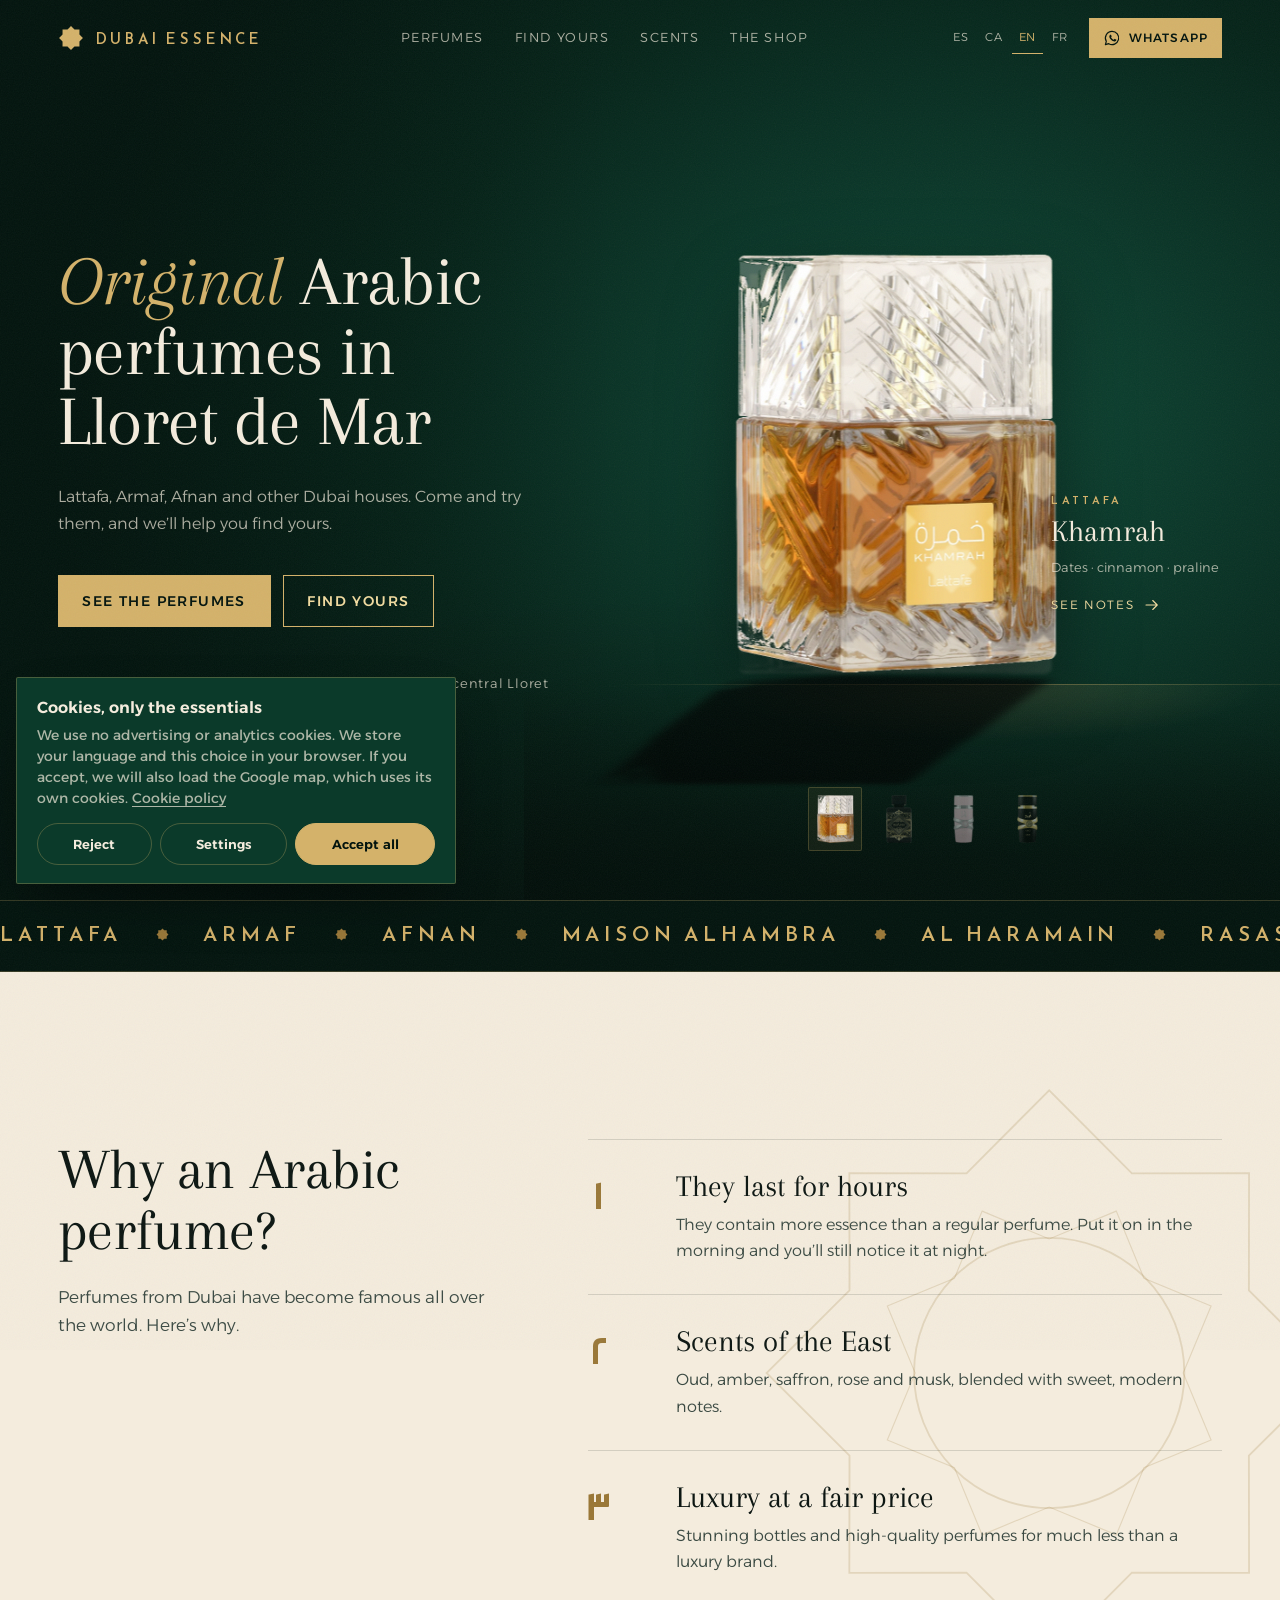
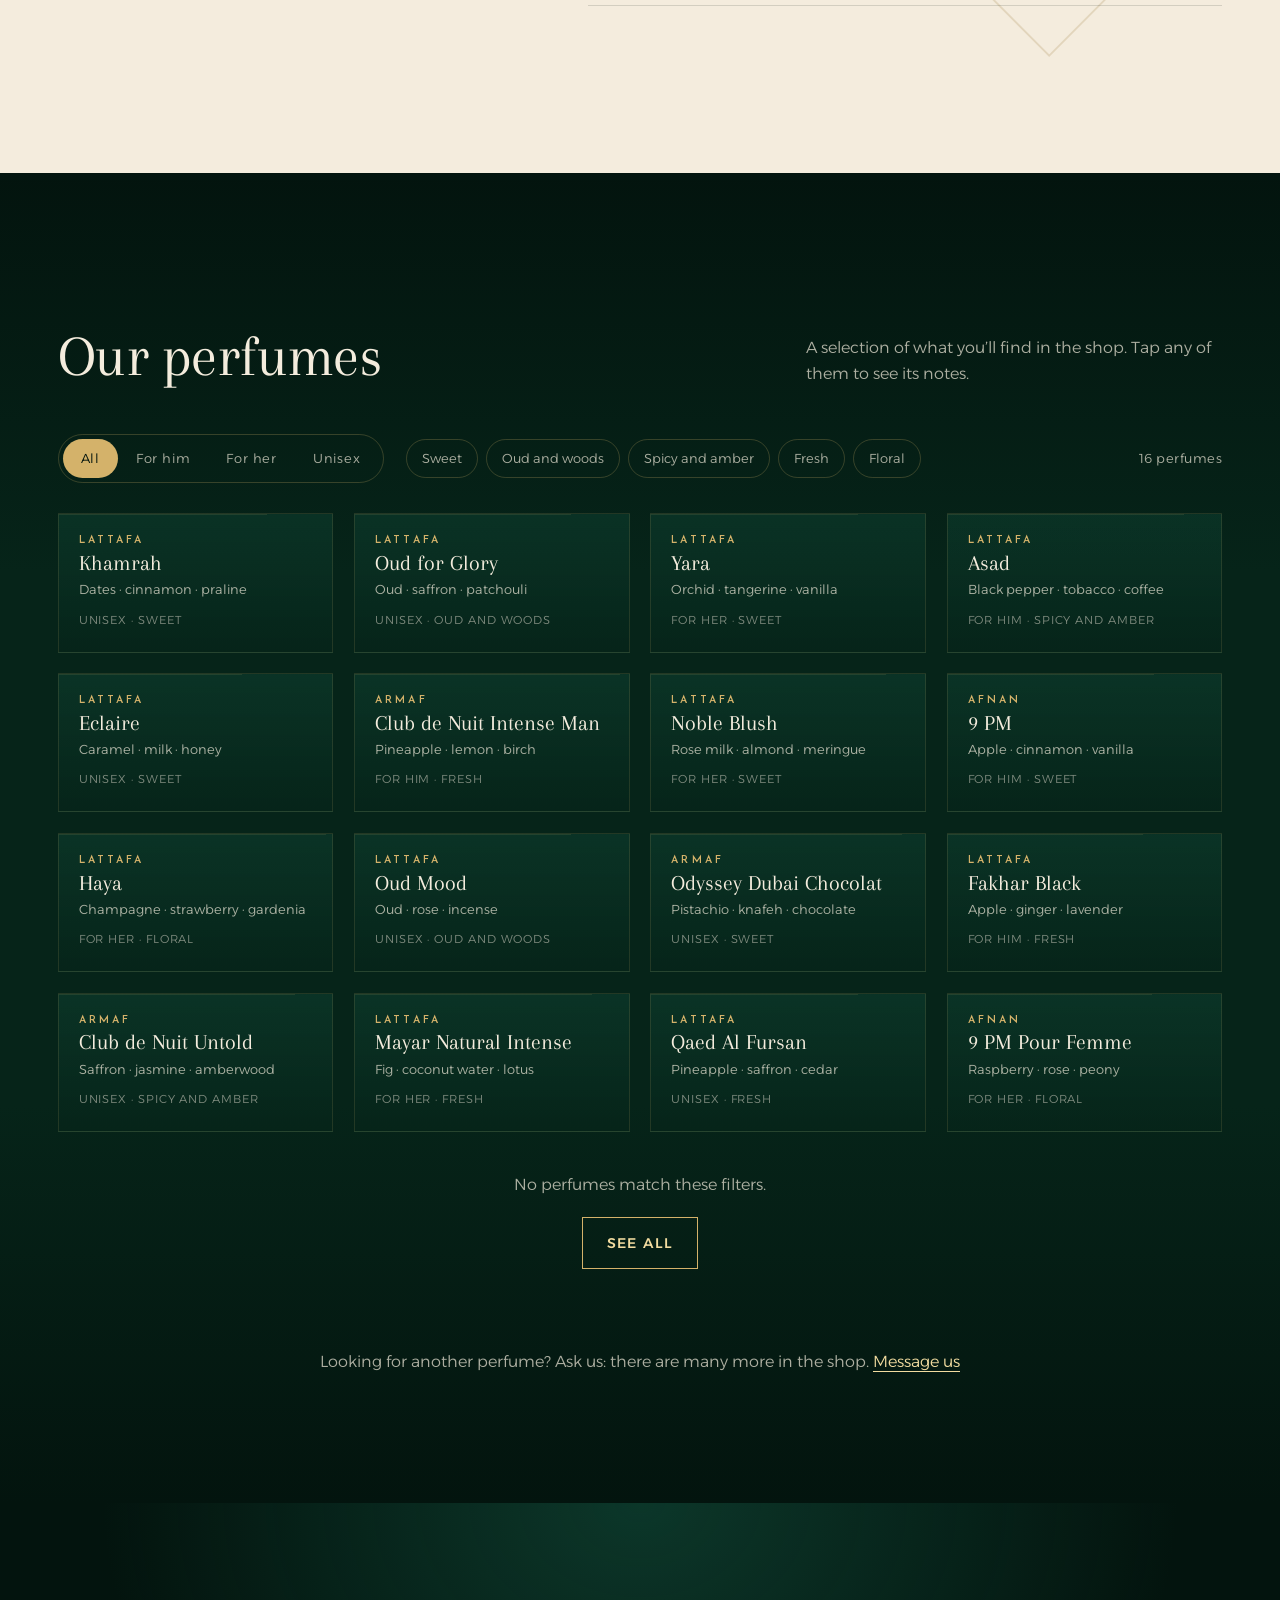
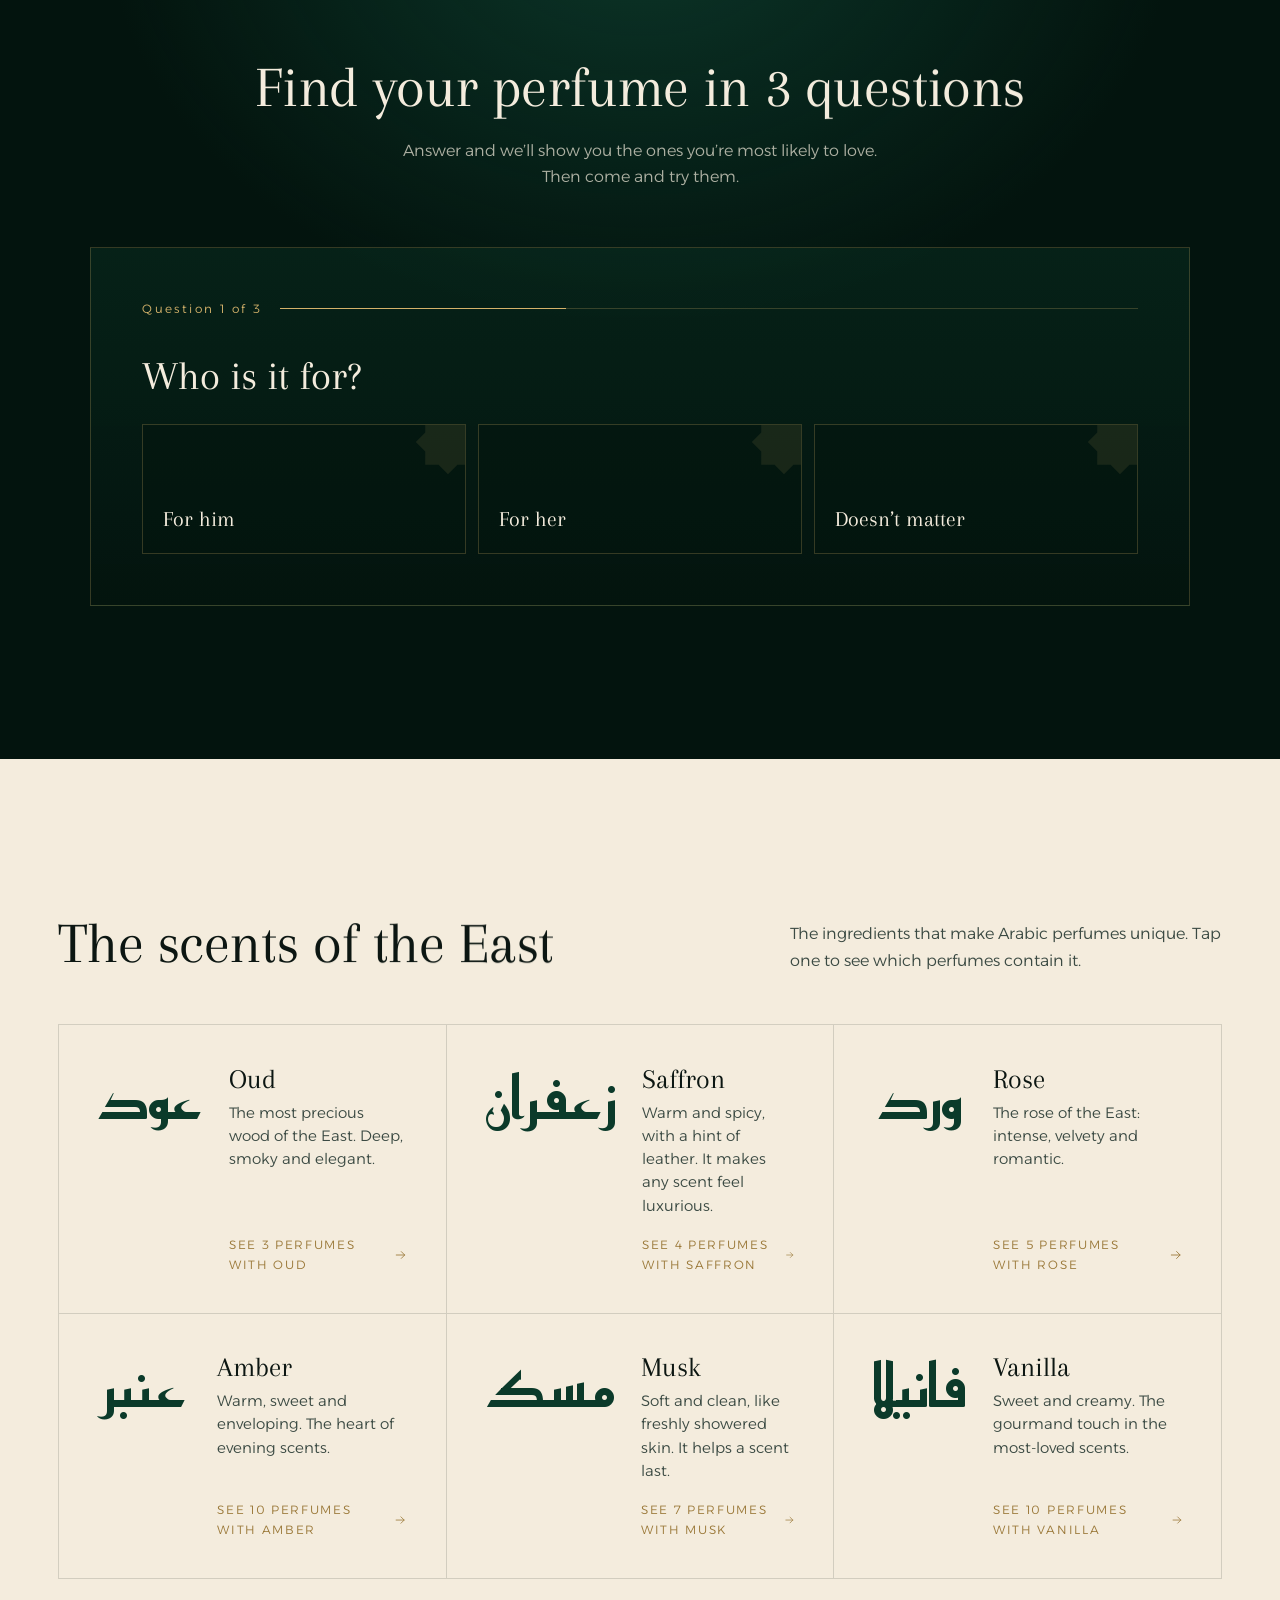
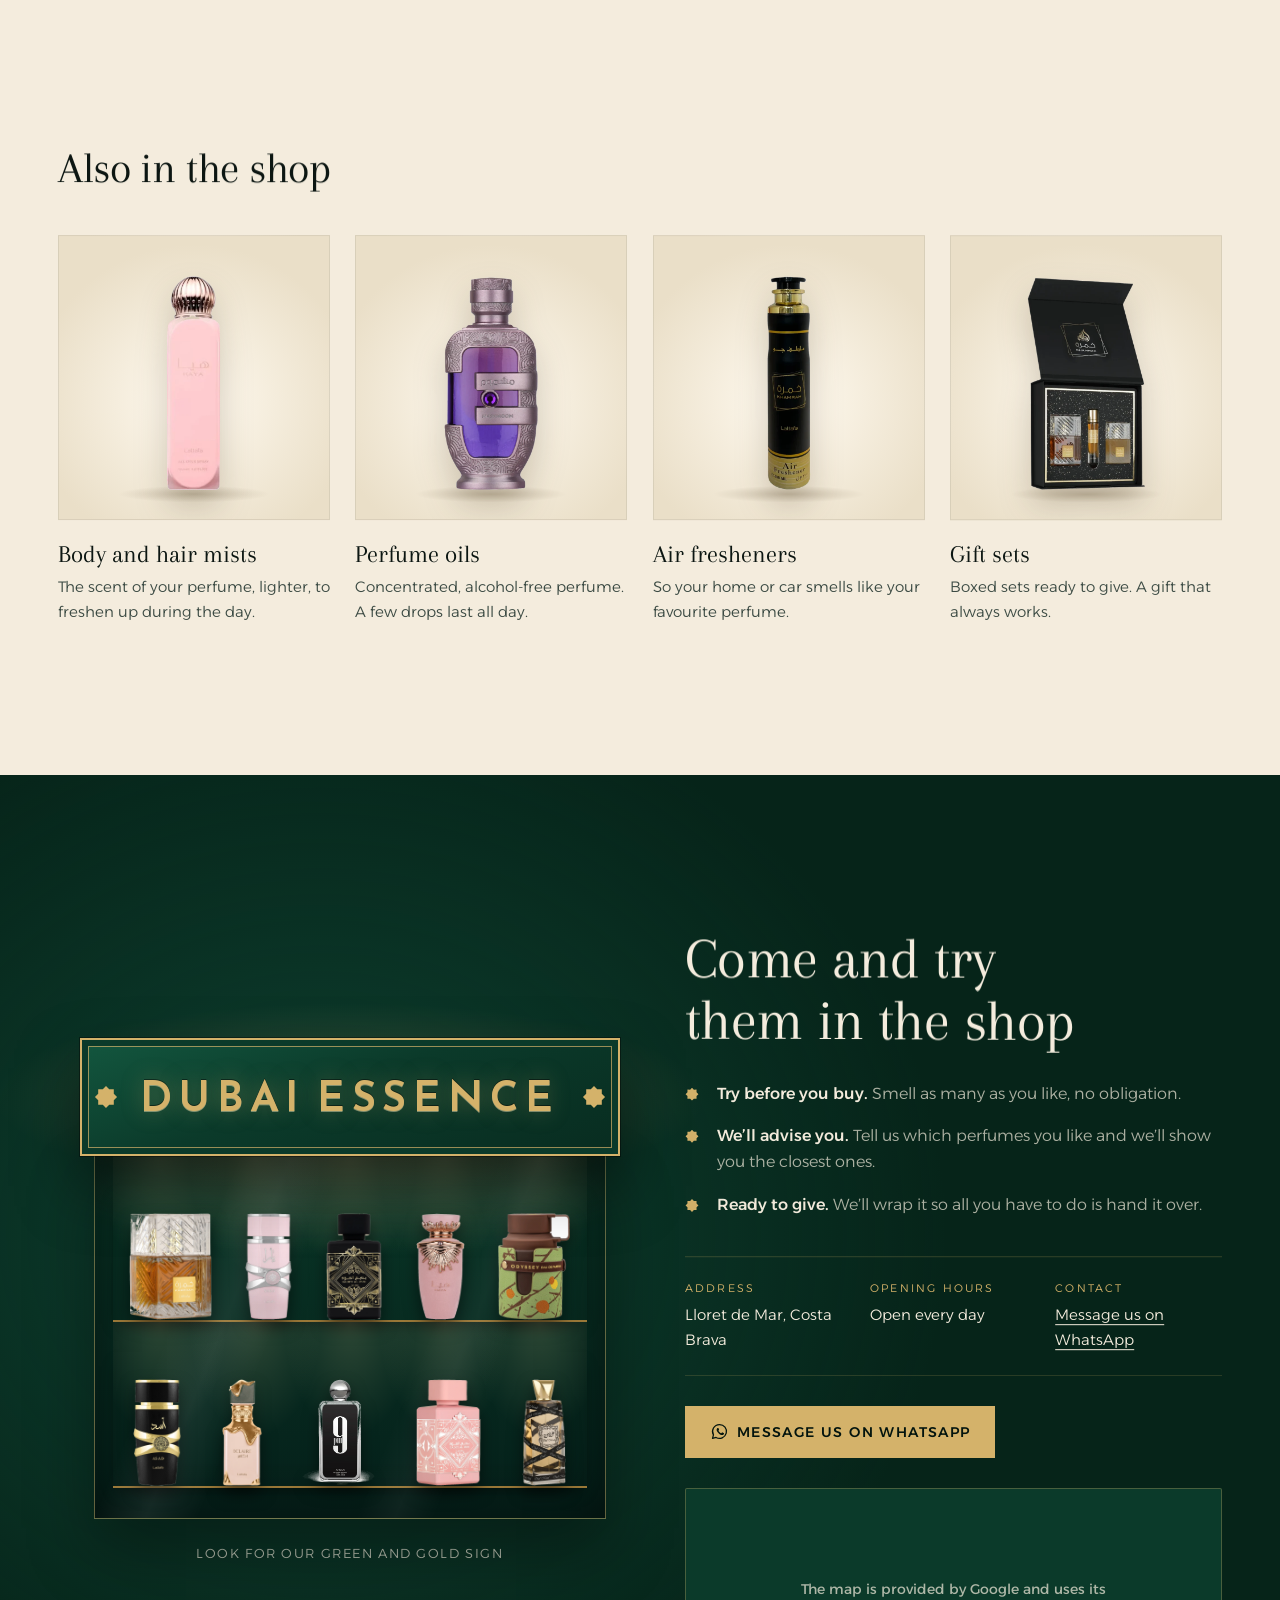
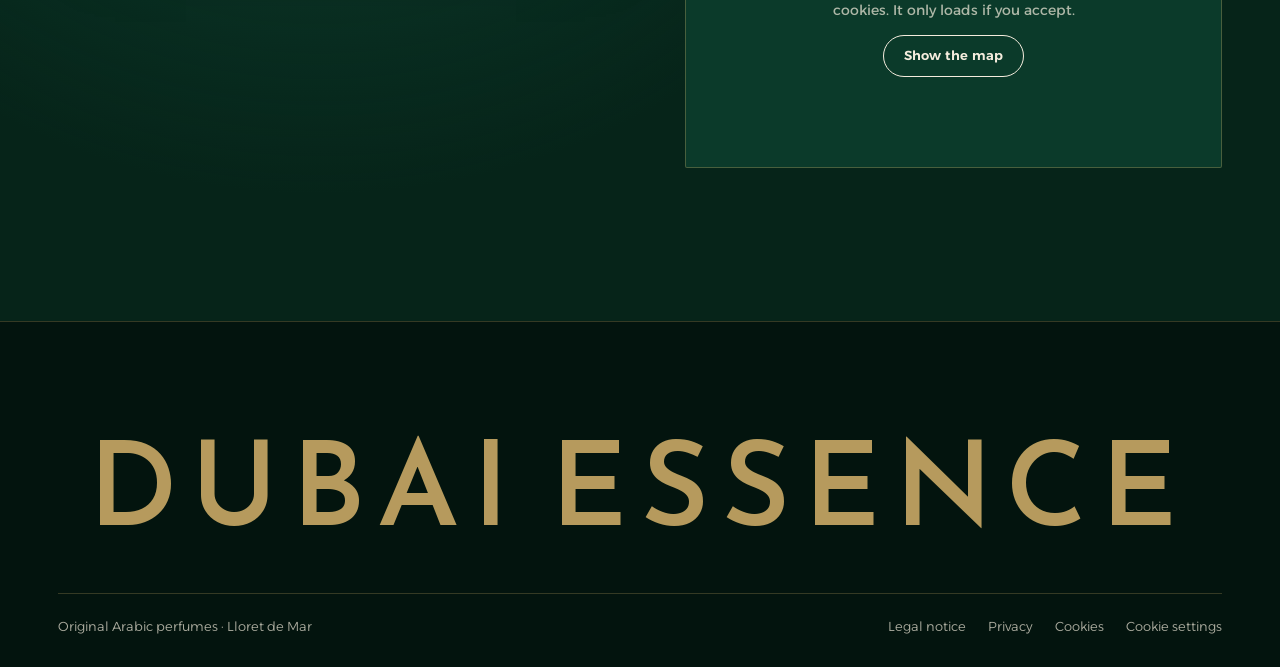
<file: index.html>
<!doctype html>
<html lang="es">
<head>
<meta charset="utf-8">
<meta name="viewport" content="width=device-width, initial-scale=1, viewport-fit=cover">
<title>Dubai Essence · Perfumes árabes originales en Lloret de Mar</title>
<meta name="description" content="Dubai Essence, perfumería árabe en Lloret de Mar. Perfumes originales de Dubái: Lattafa, Armaf, Afnan y más. Ven a probarlos y te ayudamos a encontrar el tuyo.">
<meta name="theme-color" content="#03140e">
<link rel="icon" href="assets/favicon.svg" type="image/svg+xml">
<link rel="alternate" hreflang="es" href="?lang=es"><link rel="alternate" hreflang="ca" href="?lang=ca"><link rel="alternate" hreflang="en" href="?lang=en"><link rel="alternate" hreflang="fr" href="?lang=fr">
<meta property="og:title" content="Dubai Essence · Lloret de Mar">
<meta property="og:description" content="Perfumes árabes originales de Dubái. Ven a probarlos.">
<meta property="og:image" content="assets/img/og.jpg">
<link rel="preload" href="assets/img/p/khamrah.webp" as="image" type="image/webp">
<script>document.documentElement.classList.add('js')</script>
<link rel="stylesheet" href="css/fonts.css?v=8">
<link rel="stylesheet" href="css/premium.css?v=8">
<link rel="stylesheet" href="css/style.css?v=8">
<link rel="stylesheet" href="css/legal.css?v=8">
<script type="application/ld+json">
{"@context":"https://schema.org","@type":"Store","name":"Dubai Essence","description":"Perfumería árabe: perfumes originales de Dubái","address":{"@type":"PostalAddress","addressLocality":"Lloret de Mar","addressRegion":"Girona","addressCountry":"ES"},"brand":[{"@type":"Brand","name":"Lattafa"},{"@type":"Brand","name":"Armaf"},{"@type":"Brand","name":"Afnan"}],"knowsLanguage":["es","ca","en","fr"]}
</script>
</head>
<body class="grain">
<svg width="0" height="0" style="position:absolute" aria-hidden="true">
  <symbol id="khatam" viewBox="-50 -50 100 100"><path d="M46 0L32.5 13.46 32.53 32.53 13.46 32.5 0 46-13.46 32.5-32.53 32.53-32.5 13.46-46 0-32.5-13.46-32.53-32.53-13.46-32.5 0-46 13.46-32.5 32.53-32.53 32.5-13.46Z"/></symbol>
  <symbol id="wa" viewBox="0 0 24 24"><path d="M12 3.2a8.8 8.8 0 0 0-7.6 13.2L3.2 20.8l4.5-1.2A8.8 8.8 0 1 0 12 3.2Z" fill="none" stroke="currentColor" stroke-width="1.6" stroke-linejoin="round"/><path d="M9.1 7.9c.2-.4.4-.4.7-.4h.5c.2 0 .4 0 .5.4l.7 1.7c.1.2 0 .4-.1.6l-.5.6c-.1.1-.2.3 0 .5.4.7 1 1.4 1.6 1.9.6.5 1.2.8 1.6 1 .2.1.4.1.5-.1l.7-.8c.2-.2.3-.2.5-.1l1.6.8c.2.1.4.2.4.3 0 .5-.1 1.1-.5 1.5-.5.5-1.3.8-2.1.7-1-.1-2.6-.7-4-2-1.6-1.4-2.5-3-2.7-4-.2-.9.2-1.8.6-2.2Z" fill="currentColor"/></symbol>
  <symbol id="arrow" viewBox="0 0 24 24"><path d="M4 12h15m-6-6 6 6-6 6" fill="none" stroke="currentColor" stroke-width="1.5" stroke-linecap="round" stroke-linejoin="round"/></symbol>
</svg>
<a class="skip" href="#main" data-i18n="skip">Saltar al contenido</a>

<header class="top">
  <a class="brand" href="#inicio" aria-label="Dubai Essence, inicio"><svg class="brand-star" aria-hidden="true"><use href="#khatam"/></svg><span>Dubai Essence</span></a>
  <nav class="nav" aria-label="Principal">
    <a href="#perfumes" data-i18n="n1">Perfumes</a>
    <a href="#encuentra" data-i18n="n2">Encuentra el tuyo</a>
    <a href="#aromas" data-i18n="n3">Aromas</a>
    <a href="#visita" data-i18n="n4">La tienda</a>
  </nav>
  <div class="top-r">
    <div class="langs" role="group" aria-label="Idioma" data-i18n-attr="aria-label:langL"><button type="button" data-lang="es">ES</button><button type="button" data-lang="ca">CA</button><button type="button" data-lang="en">EN</button><button type="button" data-lang="fr">FR</button></div>
    <a class="btn btn-sm btn-wa" href="#visita" data-wa target="_blank" rel="noopener" data-mag aria-label="WhatsApp"><svg aria-hidden="true"><use href="#wa"/></svg><span>WhatsApp</span></a>
  </div>
</header>

<main id="main">
  <!-- PORTADA: amanece y el sol entra por una celosía; su dibujo de estrellas se proyecta detrás del frasco. El cursor mueve el sol -->
  <section class="hero" id="inicio" aria-labelledby="h1">
    <canvas class="hero-light" id="light" aria-hidden="true"></canvas>
    <div class="hero-in">
      <div class="hero-txt">
        <h1 id="h1" data-split data-hero data-d="1" data-i18n="h1">Perfumes árabes <em>originales</em> en Lloret de Mar</h1>
        <p class="hero-p" data-hero data-d="1.25" data-i18n="hp">Lattafa, Armaf, Afnan y otras casas de Dubái. Ven a probarlos y te ayudamos a encontrar el tuyo.</p>
        <div class="hero-cta" data-hero data-d="1.4">
          <a class="btn" href="#perfumes" data-mag data-i18n="c1">Ver los perfumes</a>
          <a class="btn btn-line" href="#encuentra" data-mag data-i18n="c2">Encuentra el tuyo</a>
        </div>
        <ul class="hero-meta" data-hero data-d="1.55">
          <li><svg aria-hidden="true"><use href="#khatam"/></svg><span data-i18n="m1">Originales de Dubái</span></li>
          <li><svg aria-hidden="true"><use href="#khatam"/></svg><span data-i18n="m2">Pruébalos en la tienda</span></li>
          <li><svg aria-hidden="true"><use href="#khatam"/></svg><span data-i18n="m3">En el centro de Lloret</span></li>
        </ul>
      </div>
      <div class="stage" id="stage" role="region" aria-roledescription="carrusel" aria-label="Perfumes destacados" data-i18n-attr="aria-label:stageL">
        <div class="floor" aria-hidden="true"></div>
        <figure class="bottle" id="bottle">
          <img class="b-cast" src="assets/img/p/khamrah.webp" alt="" aria-hidden="true">
          <img class="b-refl" src="assets/img/p/khamrah.webp" alt="" aria-hidden="true">
          <img class="b-img" src="assets/img/p/khamrah.webp" alt="Khamrah de Lattafa" width="720" height="937" fetchpriority="high">
          <span class="b-lit" aria-hidden="true"></span>
          <span class="b-rim" aria-hidden="true"></span>
        </figure>
        <div class="cap" id="cap" aria-live="polite">
          <p class="cap-brand">Lattafa</p>
          <p class="cap-name">Khamrah</p>
          <p class="cap-notes">Dátiles · canela · praliné</p>
          <button class="cap-more" type="button"><span data-i18n="capMore">Ver notas</span><svg aria-hidden="true"><use href="#arrow"/></svg></button>
        </div>
        <div class="thumbs" id="thumbs" role="group" aria-label="Elige perfume" data-i18n-attr="aria-label:thumbsL"></div>
        <p class="hint" id="hint" aria-hidden="true"><span class="hint-fine" data-i18n="hint">Mueve el cursor y la luz se moverá contigo</span><span class="hint-touch" data-i18n="hintT">Desliza sobre el frasco para mover la luz</span></p>
      </div>
    </div>
  </section>

  <!-- MARCAS -->
  <section class="brands" aria-label="Marcas que encontrarás" data-i18n-attr="aria-label:brandsL">
    <div class="mq" style="--mq:46s"><div class="mq-t">
      <span>Lattafa</span><svg aria-hidden="true"><use href="#khatam"/></svg><span>Armaf</span><svg aria-hidden="true"><use href="#khatam"/></svg><span>Afnan</span><svg aria-hidden="true"><use href="#khatam"/></svg><span>Maison Alhambra</span><svg aria-hidden="true"><use href="#khatam"/></svg><span>Al Haramain</span><svg aria-hidden="true"><use href="#khatam"/></svg><span>Rasasi</span><svg aria-hidden="true"><use href="#khatam"/></svg><span>Ard Al Zaafaran</span><svg aria-hidden="true"><use href="#khatam"/></svg><span>Paris Corner</span><svg aria-hidden="true"><use href="#khatam"/></svg>
    </div></div>
  </section>

  <!-- POR QUÉ: tres razones, en claro -->
  <section class="why light" id="por-que" aria-labelledby="w-h">
    <svg class="why-star" aria-hidden="true" viewBox="-50 -50 100 100"><use href="#khatam" x="-50" y="-50" width="100" height="100"/><circle r="22"/><use href="#khatam" x="-50" y="-50" width="100" height="100" transform="rotate(22.5) scale(.62)"/></svg>
    <div class="why-head">
      <h2 id="w-h" data-split data-i18n="wh">¿Por qué un perfume árabe?</h2>
      <p data-up data-i18n="wp">Los perfumes de Dubái se han hecho famosos en todo el mundo. Te contamos por qué.</p>
    </div>
    <ol class="why-list">
      <li data-up><span class="num" lang="ar" aria-hidden="true">١</span><h3 data-i18n="w1">Duran muchas horas</h3><p data-i18n="w1p">Llevan más esencia que un perfume normal. Te lo pones por la mañana y por la noche todavía se nota.</p></li>
      <li data-up=".1"><span class="num" lang="ar" aria-hidden="true">٢</span><h3 data-i18n="w2">Aromas de Oriente</h3><p data-i18n="w2p">Oud, ámbar, azafrán, rosa y almizcle, mezclados con notas dulces y modernas.</p></li>
      <li data-up=".2"><span class="num" lang="ar" aria-hidden="true">٣</span><h3 data-i18n="w3">Lujo a buen precio</h3><p data-i18n="w3p">Frascos espectaculares y perfumes de gran calidad por bastante menos de lo que cuesta una marca de lujo.</p></li>
    </ol>
  </section>

  <!-- CATÁLOGO -->
  <section class="cat" id="perfumes" aria-labelledby="c-h">
    <div class="cat-head">
      <h2 id="c-h" data-split data-i18n="ch">Nuestros perfumes</h2>
      <p data-up data-i18n="cp">Una selección de lo que encontrarás en la tienda. Toca cualquiera para ver sus notas.</p>
    </div>
    <div class="filters" data-up>
      <div class="seg" role="group" aria-label="Para quién" data-i18n-attr="aria-label:segL">
        <button type="button" data-g="all" aria-pressed="true" data-i18n="fAll">Todos</button>
        <button type="button" data-g="h" aria-pressed="false" data-i18n="fH">Para él</button>
        <button type="button" data-g="m" aria-pressed="false" data-i18n="fM">Para ella</button>
        <button type="button" data-g="u" aria-pressed="false" data-i18n="fU">Unisex</button>
      </div>
      <div class="chips" role="group" aria-label="Tipo de aroma" data-i18n-attr="aria-label:chipL">
        <button type="button" data-f="dulce" aria-pressed="false" data-i18n="fa1">Dulce</button>
        <button type="button" data-f="oud" aria-pressed="false" data-i18n="fa2">Oud y maderas</button>
        <button type="button" data-f="especiado" aria-pressed="false" data-i18n="fa3">Especiado y ámbar</button>
        <button type="button" data-f="fresco" aria-pressed="false" data-i18n="fa4">Fresco</button>
        <button type="button" data-f="floral" aria-pressed="false" data-i18n="fa5">Floral</button>
        <button type="button" class="chip-ing" id="chipIng" hidden></button>
      </div>
      <p class="count" id="count" aria-live="polite"></p>
    </div>
    <ul class="grid" id="grid"></ul>
    <div class="none" id="none" hidden><p data-i18n="none">No hay perfumes con esos filtros.</p><button type="button" class="btn btn-line" id="reset" data-i18n="reset">Ver todos</button></div>
    <p class="cat-more" data-up><span data-i18n="more">¿Buscas otro perfume? Pregúntanos: en la tienda hay muchos más.</span> <a href="#visita" data-wa target="_blank" rel="noopener" data-i18n="moreA">Escríbenos</a></p>
  </section>

  <!-- ENCUENTRA EL TUYO: 3 preguntas -->
  <section class="find" id="encuentra" aria-labelledby="f-h">
    <div class="find-head">
      <h2 id="f-h" data-split data-i18n="fh">Encuentra tu perfume en 3 preguntas</h2>
      <p data-up data-i18n="fp">Contesta y te enseñamos los que más te pueden gustar. Después, ven a probarlos.</p>
    </div>
    <form class="quiz" id="quiz" data-up>
      <div class="q-top"><p class="q-step" id="qStep">1 / 3</p><div class="q-bar"><i id="qBar"></i></div><button type="button" class="q-back" id="qBack" hidden data-i18n="back">Atrás</button></div>
      <fieldset class="q is-on" data-q="g">
        <legend data-i18n="q1">¿Para quién es?</legend>
        <div class="opts o3">
          <label><input type="radio" name="g" value="h"><span><b data-i18n="fH">Para él</b></span></label>
          <label><input type="radio" name="g" value="m"><span><b data-i18n="fM">Para ella</b></span></label>
          <label><input type="radio" name="g" value="u"><span><b data-i18n="q1c">Me da igual</b></span></label>
        </div>
      </fieldset>
      <fieldset class="q" data-q="f">
        <legend data-i18n="q2">¿Qué olor te gusta más?</legend>
        <div class="opts o5">
          <label><input type="radio" name="f" value="dulce"><span><b data-i18n="fa1">Dulce</b><small data-i18n="q2a">Vainilla, caramelo y praliné</small></span></label>
          <label><input type="radio" name="f" value="oud"><span><b data-i18n="fa2">Oud y maderas</b><small data-i18n="q2b">Intenso y ahumado</small></span></label>
          <label><input type="radio" name="f" value="especiado"><span><b data-i18n="fa3">Especiado y ámbar</b><small data-i18n="q2c">Cálido, con canela y pimienta</small></span></label>
          <label><input type="radio" name="f" value="fresco"><span><b data-i18n="fa4">Fresco</b><small data-i18n="q2d">Limpio y cítrico, para el día</small></span></label>
          <label><input type="radio" name="f" value="floral"><span><b data-i18n="fa5">Floral</b><small data-i18n="q2e">Rosas, flores y frutas</small></span></label>
        </div>
      </fieldset>
      <fieldset class="q" data-q="w">
        <legend data-i18n="q3">¿Cuándo lo vas a llevar?</legend>
        <div class="opts o3">
          <label><input type="radio" name="w" value="dia"><span><b data-i18n="q3a">Todos los días</b></span></label>
          <label><input type="radio" name="w" value="noche"><span><b data-i18n="q3b">Para salir de noche</b></span></label>
          <label><input type="radio" name="w" value="especial"><span><b data-i18n="q3c">En ocasiones especiales</b></span></label>
        </div>
      </fieldset>
      <div class="res" id="res" hidden tabindex="-1">
        <h3 data-i18n="rh">Estos son para ti</h3>
        <ul class="res-list" id="resList"></ul>
        <p class="res-p" data-i18n="rp">Ven a la tienda a probarlos o pregúntanos por WhatsApp.</p>
        <div class="res-cta"><a class="btn" id="resWa" href="#visita" target="_blank" rel="noopener"><svg aria-hidden="true"><use href="#wa"/></svg><span data-i18n="rWa">Preguntar por estos 3</span></a><button type="button" class="btn btn-line" id="again" data-i18n="again">Empezar de nuevo</button></div>
      </div>
    </form>
  </section>

  <!-- AROMAS DE ORIENTE -->
  <section class="aromas light" id="aromas" aria-labelledby="a-h">
    <div class="aromas-head">
      <h2 id="a-h" data-split data-i18n="ah">Los aromas de Oriente</h2>
      <p data-up data-i18n="ap">Los ingredientes que hacen únicos a los perfumes árabes. Toca uno para ver qué perfumes lo llevan.</p>
    </div>
    <ul class="ing" id="ing"></ul>
  </section>

  <!-- TAMBIÉN EN LA TIENDA -->
  <section class="also light" aria-labelledby="al-h">
    <h2 id="al-h" data-split data-i18n="alh">En la tienda también encontrarás</h2>
    <ul class="also-list">
      <li data-up><figure><img src="assets/img/p/x-mist.webp" alt="" width="197" height="760" loading="lazy"></figure><h3 data-i18n="a1">Brumas para cuerpo y pelo</h3><p data-i18n="a1p">El aroma de tu perfume, más ligero, para refrescarte durante el día.</p></li>
      <li data-up=".08"><figure><img src="assets/img/p/x-oil.webp" alt="" width="338" height="760" loading="lazy"></figure><h3 data-i18n="a2">Aceites de perfume</h3><p data-i18n="a2p">Perfume concentrado y sin alcohol. Con unas gotas tienes para todo el día.</p></li>
      <li data-up=".16"><figure><img src="assets/img/p/x-freshener.webp" alt="" width="163" height="760" loading="lazy"></figure><h3 data-i18n="a3">Ambientadores</h3><p data-i18n="a3p">Para que tu casa o tu coche huelan a tu perfume favorito.</p></li>
      <li data-up=".24"><figure><img src="assets/img/p/x-giftset.webp" alt="" width="418" height="760" loading="lazy"></figure><h3 data-i18n="a4">Sets de regalo</h3><p data-i18n="a4p">Estuches listos para regalar. Un acierto seguro.</p></li>
    </ul>
  </section>

  <!-- LA TIENDA Y DÓNDE ESTAMOS -->
  <section class="visit" id="visita" aria-labelledby="v-h">
    <div class="sign-wrap">
      <div class="sign" role="img" aria-label="Rótulo de la tienda: Dubai Essence en letras doradas sobre fondo verde" data-i18n-attr="aria-label:signL">
        <div class="sign-plate">
          <svg class="sign-star" aria-hidden="true"><use href="#khatam"/></svg>
          <span class="sign-word">Dubai Essence</span>
          <svg class="sign-star" aria-hidden="true"><use href="#khatam"/></svg>
        </div>
      </div>
      <div class="vitrine" aria-hidden="true">
        <div class="shelf"><img src="assets/img/p/khamrah.webp" alt="" width="720" height="937" loading="lazy"><img src="assets/img/p/yara.webp" alt="" width="427" height="960" loading="lazy"><img src="assets/img/p/oud-for-glory.webp" alt="" width="509" height="960" loading="lazy"><img src="assets/img/p/haya.webp" alt="" width="430" height="940" loading="lazy"><img src="assets/img/p/dubai-chocolat.webp" alt="" width="650" height="960" loading="lazy"></div>
        <div class="shelf"><img src="assets/img/p/asad.webp" alt="" width="426" height="960" loading="lazy"><img src="assets/img/p/eclaire.webp" alt="" width="355" height="958" loading="lazy"><img src="assets/img/p/9pm.webp" alt="" width="572" height="850" loading="lazy"><img src="assets/img/p/noble-blush.webp" alt="" width="573" height="944" loading="lazy"><img src="assets/img/p/oud-mood.webp" alt="" width="392" height="940" loading="lazy"></div>
      </div>
      <p class="sign-cap" data-i18n="signCap">Busca nuestro rótulo verde y dorado</p>
    </div>
    <div class="visit-txt">
      <h2 id="v-h" data-split data-i18n="vh">Ven a probarlos a la tienda</h2>
      <ul class="promise">
        <li data-up><svg aria-hidden="true"><use href="#khatam"/></svg><p><b data-i18n="v1">Pruébalos antes de comprar.</b> <span data-i18n="v1p">Huele todos los que quieras, sin compromiso.</span></p></li>
        <li data-up=".08"><svg aria-hidden="true"><use href="#khatam"/></svg><p><b data-i18n="v2">Te aconsejamos.</b> <span data-i18n="v2p">Dinos qué perfumes te gustan y te enseñamos los que más se parecen.</span></p></li>
        <li data-up=".16"><svg aria-hidden="true"><use href="#khatam"/></svg><p><b data-i18n="v3">Listo para regalar.</b> <span data-i18n="v3p">Te lo preparamos para que solo tengas que darlo.</span></p></li>
      </ul>
      <dl class="info" data-up>
        <div><dt data-i18n="d1">Dirección</dt><dd data-i18n="d1v">Lloret de Mar, Costa Brava</dd></div>
        <div><dt data-i18n="d2">Horario</dt><dd data-i18n="d2v">Abierto todos los días</dd></div>
        <div><dt data-i18n="d3">Contacto</dt><dd><a href="#visita" data-wa target="_blank" rel="noopener" data-i18n="d3v">Escríbenos por WhatsApp</a></dd></div>
      </dl>
      <a class="btn" href="#visita" data-wa target="_blank" rel="noopener" data-mag><svg aria-hidden="true"><use href="#wa"/></svg><span data-i18n="vWa">Escríbenos por WhatsApp</span></a>
      <div class="cc-map v-map" data-src="https://www.google.com/maps?q=Lloret+de+Mar,+Girona&z=15&output=embed" data-title="Mapa: Lloret de Mar"></div>
    </div>
  </section>
</main>

<footer class="foot">
  <p class="foot-word" aria-hidden="true">Dubai Essence</p>
  <div class="foot-row">
    <p data-i18n="fl">Perfumes árabes originales · Lloret de Mar</p>
    <nav class="foot-links" aria-label="Información legal" data-i18n-attr="aria-label:legalL">
      <a href="aviso-legal.html" data-i18n="lg1">Aviso legal</a>
      <a href="privacidad.html" data-i18n="lg2">Privacidad</a>
      <a href="cookies.html" data-i18n="lg3">Cookies</a>
      <button type="button" data-cookies-open data-i18n="lg4">Configurar cookies</button>
    </nav>
  </div>
</footer>

<!-- FICHA DE PERFUME -->
<dialog class="sheet" id="sheet" aria-labelledby="sName">
  <div class="sheet-in">
    <button type="button" class="sheet-x" id="sheetX" aria-label="Cerrar" data-i18n-attr="aria-label:close"><span></span><span></span></button>
    <div class="sheet-stage"><svg class="sheet-medal" aria-hidden="true" viewBox="-50 -50 100 100"><use href="#khatam" x="-50" y="-50" width="100" height="100"/></svg><img id="sImg" alt=""></div>
    <div class="sheet-txt">
      <p class="s-brand" id="sBrand"></p>
      <h3 class="s-name" id="sName"></h3>
      <p class="s-tags" id="sTags"></p>
      <p class="s-desc" id="sDesc"></p>
      <dl class="pyr">
        <div><dt data-i18n="sTop">Salida</dt><dd id="sTop"></dd></div>
        <div><dt data-i18n="sMid">Corazón</dt><dd id="sMid"></dd></div>
        <div><dt data-i18n="sBase">Fondo</dt><dd id="sBase"></dd></div>
      </dl>
      <p class="s-when"><span data-i18n="sWhen">Cuándo llevarlo</span>: <b id="sWhen"></b></p>
      <div class="s-cta"><a class="btn" id="sWa" href="#visita" target="_blank" rel="noopener"><svg aria-hidden="true"><use href="#wa"/></svg><span data-i18n="sAsk">Preguntar por WhatsApp</span></a><a class="btn btn-line" href="#visita" id="sVisit" data-i18n="sVisit">Ven a probarlo</a></div>
    </div>
  </div>
</dialog>

<script src="js/lang.js?v=8"></script>
<script src="js/i18n.js?v=8" data-site="dubai-essence-lloret"></script>
<script src="js/consent.js?v=8" data-site="dubai-essence-lloret"></script>
<script src="js/vendor/gsap.min.js?v=8"></script>
<script src="js/vendor/ScrollTrigger.min.js?v=8"></script>
<script src="js/vendor/lenis.min.js?v=8"></script>
<script src="js/premium.js?v=8"></script>
<script src="js/data.js?v=8"></script>
<script src="js/light.js?v=8"></script>
<script src="js/main.js?v=8"></script>
</body>
</html>
</file>
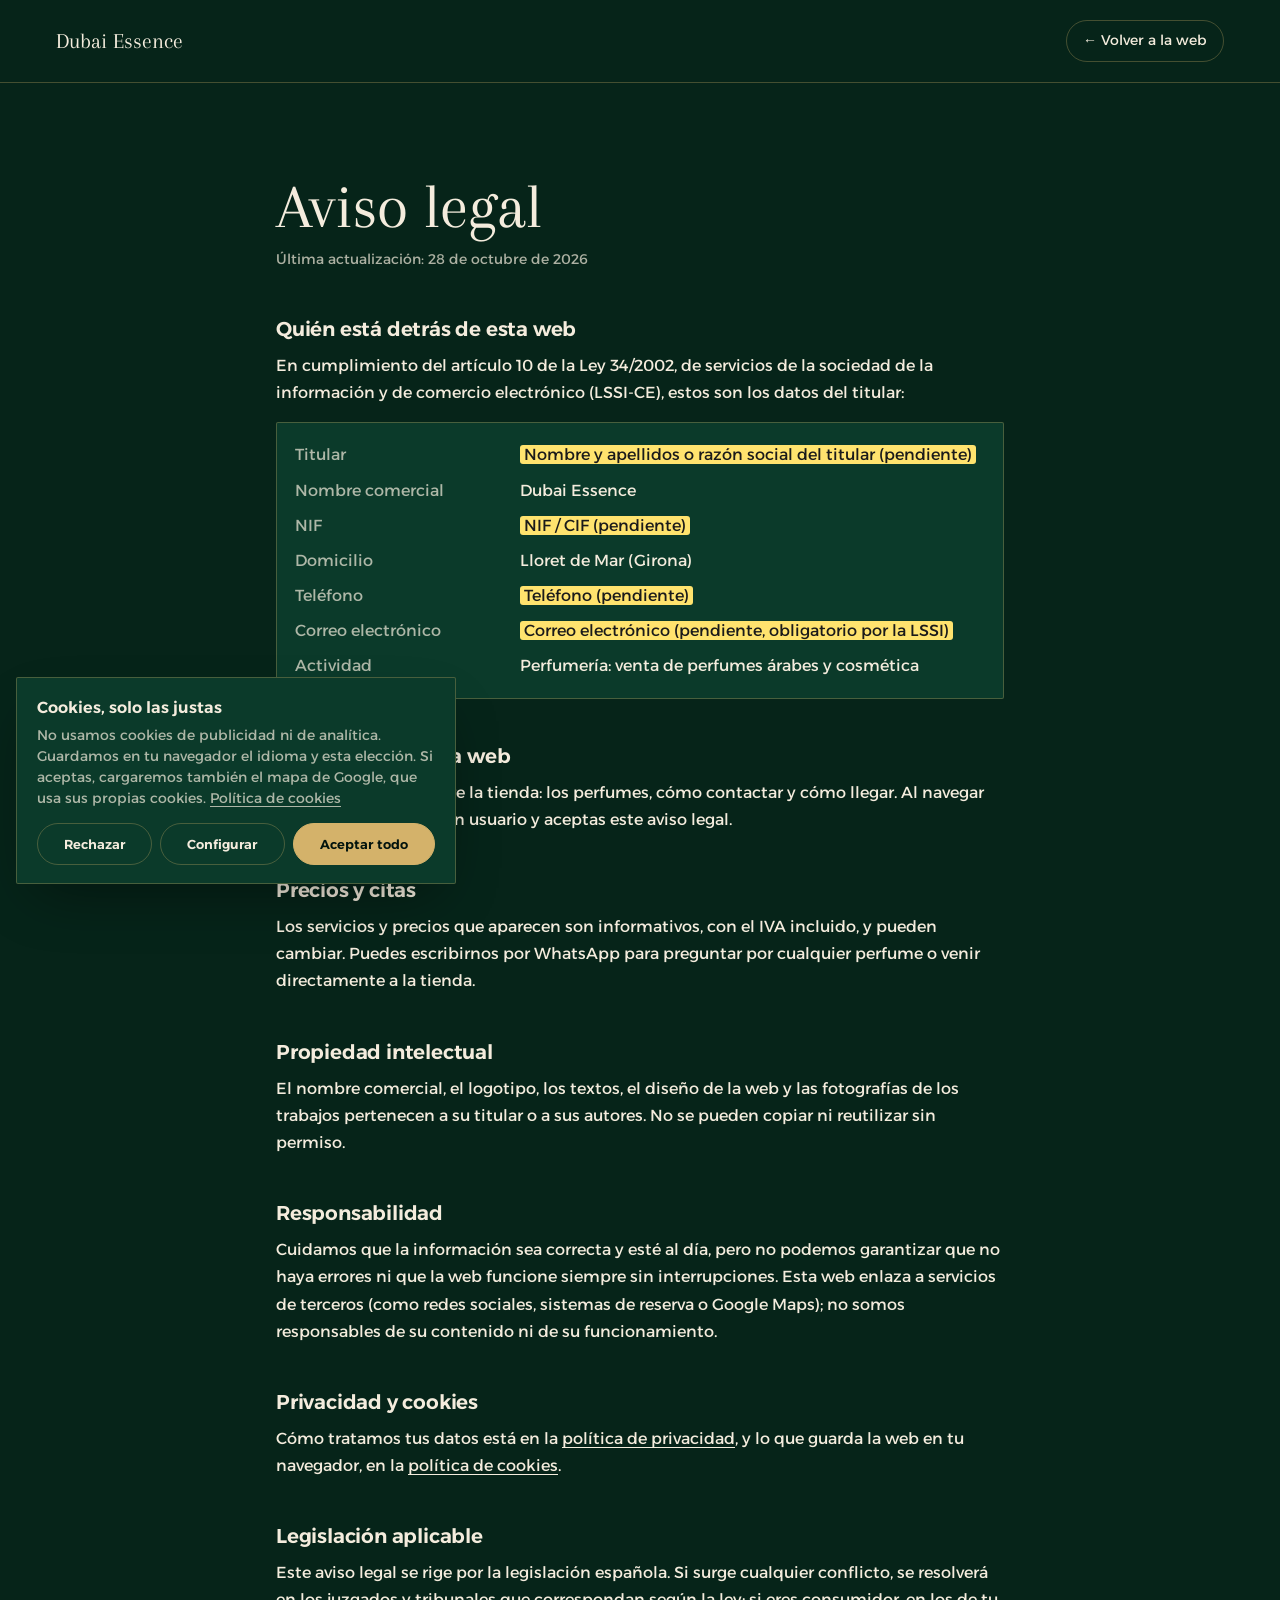
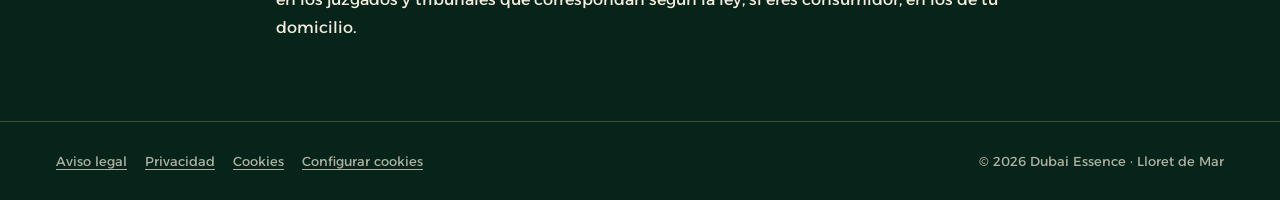
<file: aviso-legal.html>
<!doctype html>
<html lang="es">
<head>
<meta charset="utf-8">
<meta name="viewport" content="width=device-width, initial-scale=1, viewport-fit=cover">
<title>Aviso legal · Dubai Essence</title>
<meta name="robots" content="noindex, follow">
<meta name="theme-color" content="#03140e">
<link rel="icon" href="assets/favicon.svg" type="image/svg+xml">
<link rel="stylesheet" href="css/fonts.css">
<link rel="stylesheet" href="css/premium.css">
<link rel="stylesheet" href="css/style.css">
<link rel="stylesheet" href="css/legal.css">
</head>
<body class="legal-page">
<header class="legal-top">
  <a class="legal-brand" href="./">Dubai Essence</a>
  <a class="legal-back" href="./">&larr; Volver a la web</a>
</header>
<main class="legal">
  <h1>Aviso legal</h1>
  <p class="upd">Última actualización: 28 de octubre de 2026</p>

  <h2>Quién está detrás de esta web</h2>
  <p>En cumplimiento del artículo 10 de la Ley 34/2002, de servicios de la sociedad de la información y de comercio electrónico (LSSI-CE), estos son los datos del titular:</p>
  <dl>
    <dt>Titular</dt><dd><mark>Nombre y apellidos o razón social del titular (pendiente)</mark></dd>
    <dt>Nombre comercial</dt><dd>Dubai Essence</dd>
    <dt>NIF</dt><dd><mark>NIF / CIF (pendiente)</mark></dd>
    <dt>Domicilio</dt><dd>Lloret de Mar (Girona)</dd>
    <dt>Teléfono</dt><dd><mark>Teléfono (pendiente)</mark></dd>
    <dt>Correo electrónico</dt><dd><mark>Correo electrónico (pendiente, obligatorio por la LSSI)</mark></dd>
    <dt>Actividad</dt><dd>Perfumería: venta de perfumes árabes y cosmética</dd>
  </dl>

  <h2>Para qué sirve esta web</h2>
  <p>Esta web informa sobre la tienda: los perfumes, cómo contactar y cómo llegar. Al navegar por ella te conviertes en usuario y aceptas este aviso legal.</p>

  <h2>Precios y citas</h2>
  <p>Los servicios y precios que aparecen son informativos, con el IVA incluido, y pueden cambiar. Puedes escribirnos por WhatsApp para preguntar por cualquier perfume o venir directamente a la tienda.</p>

  <h2>Propiedad intelectual</h2>
  <p>El nombre comercial, el logotipo, los textos, el diseño de la web y las fotografías de los trabajos pertenecen a su titular o a sus autores. No se pueden copiar ni reutilizar sin permiso.</p>

  <h2>Responsabilidad</h2>
  <p>Cuidamos que la información sea correcta y esté al día, pero no podemos garantizar que no haya errores ni que la web funcione siempre sin interrupciones. Esta web enlaza a servicios de terceros (como redes sociales, sistemas de reserva o Google Maps); no somos responsables de su contenido ni de su funcionamiento.</p>

  <h2>Privacidad y cookies</h2>
  <p>Cómo tratamos tus datos está en la <a href="privacidad.html">política de privacidad</a>, y lo que guarda la web en tu navegador, en la <a href="cookies.html">política de cookies</a>.</p>

  <h2>Legislación aplicable</h2>
  <p>Este aviso legal se rige por la legislación española. Si surge cualquier conflicto, se resolverá en los juzgados y tribunales que correspondan según la ley; si eres consumidor, en los de tu domicilio.</p>
</main>
<footer class="legal-foot">
  <nav class="legal-links" aria-label="Información legal">
    <a href="aviso-legal.html" aria-current="page">Aviso legal</a>
    <a href="privacidad.html">Privacidad</a>
    <a href="cookies.html">Cookies</a>
    <button type="button" data-cookies-open>Configurar cookies</button>
  </nav>
  <p>© 2026 Dubai Essence · Lloret de Mar</p>
</footer>
<script src="js/consent.js" data-site="dubai-essence-lloret"></script>
</body>
</html>
</file>
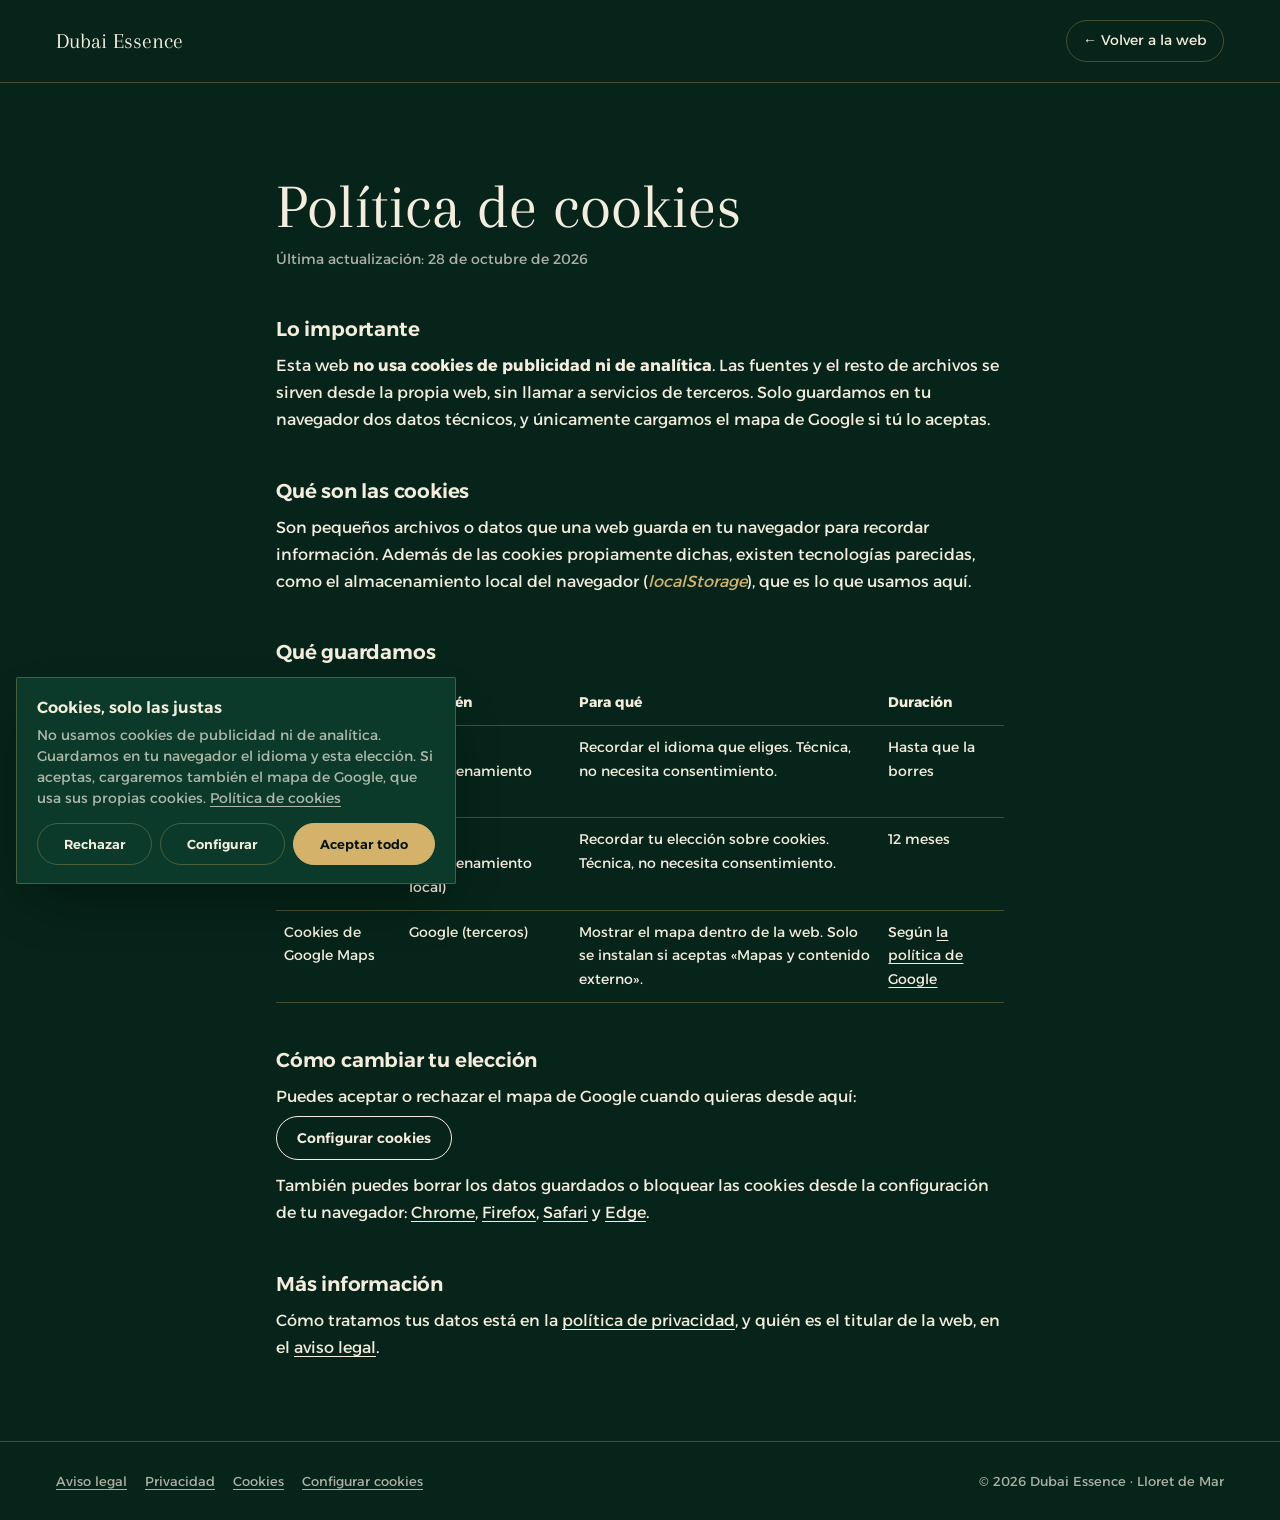
<file: cookies.html>
<!doctype html>
<html lang="es">
<head>
<meta charset="utf-8">
<meta name="viewport" content="width=device-width, initial-scale=1, viewport-fit=cover">
<title>Política de cookies · Dubai Essence</title>
<meta name="robots" content="noindex, follow">
<meta name="theme-color" content="#03140e">
<link rel="icon" href="assets/favicon.svg" type="image/svg+xml">
<link rel="stylesheet" href="css/fonts.css">
<link rel="stylesheet" href="css/premium.css">
<link rel="stylesheet" href="css/style.css">
<link rel="stylesheet" href="css/legal.css">
</head>
<body class="legal-page">
<header class="legal-top">
  <a class="legal-brand" href="./">Dubai Essence</a>
  <a class="legal-back" href="./">&larr; Volver a la web</a>
</header>
<main class="legal">
  <h1>Política de cookies</h1>
  <p class="upd">Última actualización: 28 de octubre de 2026</p>

  <h2>Lo importante</h2>
  <p>Esta web <strong>no usa cookies de publicidad ni de analítica</strong>. Las fuentes y el resto de archivos se sirven desde la propia web, sin llamar a servicios de terceros. Solo guardamos en tu navegador dos datos técnicos, y únicamente cargamos el mapa de Google si tú lo aceptas.</p>

  <h2>Qué son las cookies</h2>
  <p>Son pequeños archivos o datos que una web guarda en tu navegador para recordar información. Además de las cookies propiamente dichas, existen tecnologías parecidas, como el almacenamiento local del navegador (<em>localStorage</em>), que es lo que usamos aquí.</p>

  <h2>Qué guardamos</h2>
  <table>
    <thead><tr><th>Nombre</th><th>De quién</th><th>Para qué</th><th>Duración</th></tr></thead>
    <tbody>
      <tr><td>dubai-essence-lloret-lang</td><td>Propia (almacenamiento local)</td><td>Recordar el idioma que eliges. Técnica, no necesita consentimiento.</td><td>Hasta que la borres</td></tr>
      <tr><td>dubai-essence-lloret-consent</td><td>Propia (almacenamiento local)</td><td>Recordar tu elección sobre cookies. Técnica, no necesita consentimiento.</td><td>12 meses</td></tr>
      <tr><td>Cookies de Google Maps</td><td>Google (terceros)</td><td>Mostrar el mapa dentro de la web. Solo se instalan si aceptas «Mapas y contenido externo».</td><td>Según <a href="https://policies.google.com/technologies/cookies?hl=es" target="_blank" rel="noopener">la política de Google</a></td></tr>
    </tbody>
  </table>

  <h2>Cómo cambiar tu elección</h2>
  <p>Puedes aceptar o rechazar el mapa de Google cuando quieras desde aquí:</p>
  <button type="button" class="legal-btn" data-cookies-open>Configurar cookies</button>
  <p>También puedes borrar los datos guardados o bloquear las cookies desde la configuración de tu navegador:
    <a href="https://support.google.com/chrome/answer/95647?hl=es" target="_blank" rel="noopener">Chrome</a>,
    <a href="https://support.mozilla.org/es/kb/Borrar%20cookies" target="_blank" rel="noopener">Firefox</a>,
    <a href="https://support.apple.com/es-es/guide/safari/sfri11471/mac" target="_blank" rel="noopener">Safari</a> y
    <a href="https://support.microsoft.com/es-es/microsoft-edge/eliminar-las-cookies-en-microsoft-edge-63947406-40ac-c3b8-57b9-2a946a29ae09" target="_blank" rel="noopener">Edge</a>.</p>

  <h2>Más información</h2>
  <p>Cómo tratamos tus datos está en la <a href="privacidad.html">política de privacidad</a>, y quién es el titular de la web, en el <a href="aviso-legal.html">aviso legal</a>.</p>
</main>
<footer class="legal-foot">
  <nav class="legal-links" aria-label="Información legal">
    <a href="aviso-legal.html">Aviso legal</a>
    <a href="privacidad.html">Privacidad</a>
    <a href="cookies.html" aria-current="page">Cookies</a>
    <button type="button" data-cookies-open>Configurar cookies</button>
  </nav>
  <p>© 2026 Dubai Essence · Lloret de Mar</p>
</footer>
<script src="js/consent.js" data-site="dubai-essence-lloret"></script>
</body>
</html>
</file>
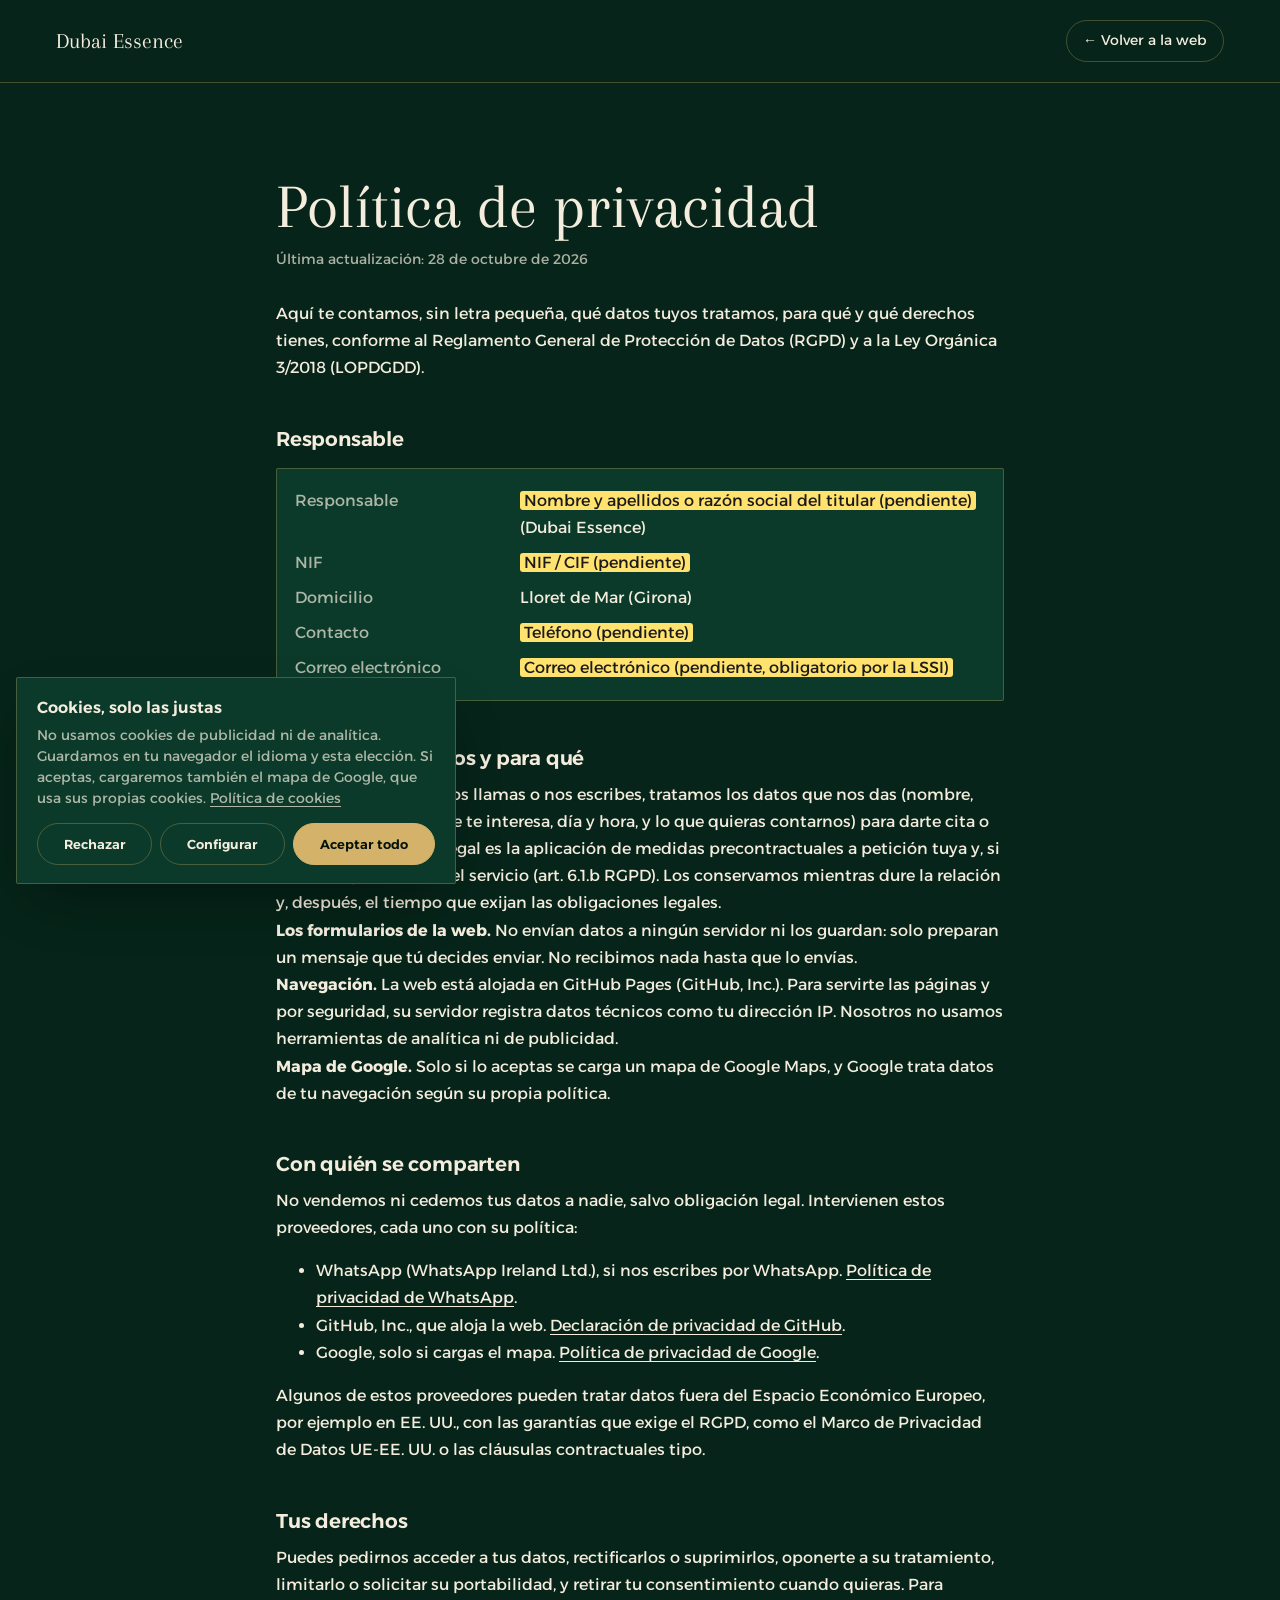
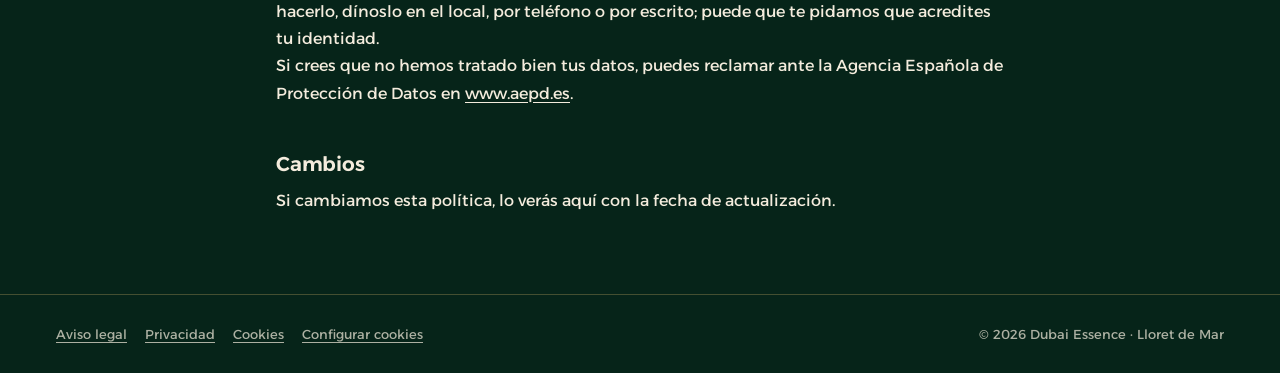
<file: privacidad.html>
<!doctype html>
<html lang="es">
<head>
<meta charset="utf-8">
<meta name="viewport" content="width=device-width, initial-scale=1, viewport-fit=cover">
<title>Política de privacidad · Dubai Essence</title>
<meta name="robots" content="noindex, follow">
<meta name="theme-color" content="#03140e">
<link rel="icon" href="assets/favicon.svg" type="image/svg+xml">
<link rel="stylesheet" href="css/fonts.css">
<link rel="stylesheet" href="css/premium.css">
<link rel="stylesheet" href="css/style.css">
<link rel="stylesheet" href="css/legal.css">
</head>
<body class="legal-page">
<header class="legal-top">
  <a class="legal-brand" href="./">Dubai Essence</a>
  <a class="legal-back" href="./">&larr; Volver a la web</a>
</header>
<main class="legal">
  <h1>Política de privacidad</h1>
  <p class="upd">Última actualización: 28 de octubre de 2026</p>
  <p>Aquí te contamos, sin letra pequeña, qué datos tuyos tratamos, para qué y qué derechos tienes, conforme al Reglamento General de Protección de Datos (RGPD) y a la Ley Orgánica 3/2018 (LOPDGDD).</p>

  <h2>Responsable</h2>
  <dl>
    <dt>Responsable</dt><dd><mark>Nombre y apellidos o razón social del titular (pendiente)</mark> (Dubai Essence)</dd>
    <dt>NIF</dt><dd><mark>NIF / CIF (pendiente)</mark></dd>
    <dt>Domicilio</dt><dd>Lloret de Mar (Girona)</dd>
    <dt>Contacto</dt><dd><mark>Teléfono (pendiente)</mark></dd>
    <dt>Correo electrónico</dt><dd><mark>Correo electrónico (pendiente, obligatorio por la LSSI)</mark></dd>
  </dl>

  <h2>Qué datos tratamos y para qué</h2>
  <p><strong>Citas y consultas.</strong> Si nos llamas o nos escribes, tratamos los datos que nos das (nombre, teléfono, el servicio que te interesa, día y hora, y lo que quieras contarnos) para darte cita o responderte. La base legal es la aplicación de medidas precontractuales a petición tuya y, si vienes, la prestación del servicio (art. 6.1.b RGPD). Los conservamos mientras dure la relación y, después, el tiempo que exijan las obligaciones legales.</p>
  <p><strong>Los formularios de la web.</strong> No envían datos a ningún servidor ni los guardan: solo preparan un mensaje que tú decides enviar. No recibimos nada hasta que lo envías.</p>
  <p><strong>Navegación.</strong> La web está alojada en GitHub Pages (GitHub, Inc.). Para servirte las páginas y por seguridad, su servidor registra datos técnicos como tu dirección IP. Nosotros no usamos herramientas de analítica ni de publicidad.</p>
  <p><strong>Mapa de Google.</strong> Solo si lo aceptas se carga un mapa de Google Maps, y Google trata datos de tu navegación según su propia política.</p>

  <h2>Con quién se comparten</h2>
  <p>No vendemos ni cedemos tus datos a nadie, salvo obligación legal. Intervienen estos proveedores, cada uno con su política:</p>
  <ul>
    <li>WhatsApp (WhatsApp Ireland Ltd.), si nos escribes por WhatsApp. <a href="https://www.whatsapp.com/legal/privacy-policy-eea" target="_blank" rel="noopener">Política de privacidad de WhatsApp</a>.</li>
    <li>GitHub, Inc., que aloja la web. <a href="https://docs.github.com/es/site-policy/privacy-policies/github-general-privacy-statement" target="_blank" rel="noopener">Declaración de privacidad de GitHub</a>.</li>
    <li>Google, solo si cargas el mapa. <a href="https://policies.google.com/privacy?hl=es" target="_blank" rel="noopener">Política de privacidad de Google</a>.</li>
  </ul>
  <p>Algunos de estos proveedores pueden tratar datos fuera del Espacio Económico Europeo, por ejemplo en EE. UU., con las garantías que exige el RGPD, como el Marco de Privacidad de Datos UE-EE. UU. o las cláusulas contractuales tipo.</p>

  <h2>Tus derechos</h2>
  <p>Puedes pedirnos acceder a tus datos, rectificarlos o suprimirlos, oponerte a su tratamiento, limitarlo o solicitar su portabilidad, y retirar tu consentimiento cuando quieras. Para hacerlo, dínoslo en el local, por teléfono o por escrito; puede que te pidamos que acredites tu identidad.</p>
  <p>Si crees que no hemos tratado bien tus datos, puedes reclamar ante la Agencia Española de Protección de Datos en <a href="https://www.aepd.es/" target="_blank" rel="noopener">www.aepd.es</a>.</p>

  <h2>Cambios</h2>
  <p>Si cambiamos esta política, lo verás aquí con la fecha de actualización.</p>
</main>
<footer class="legal-foot">
  <nav class="legal-links" aria-label="Información legal">
    <a href="aviso-legal.html">Aviso legal</a>
    <a href="privacidad.html" aria-current="page">Privacidad</a>
    <a href="cookies.html">Cookies</a>
    <button type="button" data-cookies-open>Configurar cookies</button>
  </nav>
  <p>© 2026 Dubai Essence · Lloret de Mar</p>
</footer>
<script src="js/consent.js" data-site="dubai-essence-lloret"></script>
</body>
</html>
</file>
<file: css/fonts.css>
/* Fuentes alojadas en la propia web (sin llamadas a Google) */
@font-face {
  font-family: 'Alexandria';
  font-style: normal;
  font-weight: 200 700;
  font-display: swap;
  src: url(../assets/fonts/alexandria-normal-200-700-latin-ext.woff2) format('woff2');
  unicode-range: U+0100-02BA, U+02BD-02C5, U+02C7-02CC, U+02CE-02D7, U+02DD-02FF, U+0304, U+0308, U+0329, U+1D00-1DBF, U+1E00-1E9F, U+1EF2-1EFF, U+2020, U+20A0-20AB, U+20AD-20C4, U+2113, U+2C60-2C7F, U+A720-A7FF;
}
@font-face {
  font-family: 'Alexandria';
  font-style: normal;
  font-weight: 200 700;
  font-display: swap;
  src: url(../assets/fonts/alexandria-normal-200-700-latin.woff2) format('woff2');
  unicode-range: U+0000-00FF, U+0131, U+0152-0153, U+02BB-02BC, U+02C6, U+02DA, U+02DC, U+0304, U+0308, U+0329, U+2000-206F, U+20AC, U+2122, U+2191, U+2193, U+2212, U+2215, U+FEFF, U+FFFD;
}
@font-face {
  font-family: 'Arapey';
  font-style: italic;
  font-weight: 400;
  font-display: swap;
  src: url(../assets/fonts/arapey-italic-400-latin.woff2) format('woff2');
  unicode-range: U+0000-00FF, U+0131, U+0152-0153, U+02BB-02BC, U+02C6, U+02DA, U+02DC, U+0304, U+0308, U+0329, U+2000-206F, U+20AC, U+2122, U+2191, U+2193, U+2212, U+2215, U+FEFF, U+FFFD;
}
@font-face {
  font-family: 'Arapey';
  font-style: normal;
  font-weight: 400;
  font-display: swap;
  src: url(../assets/fonts/arapey-normal-400-latin.woff2) format('woff2');
  unicode-range: U+0000-00FF, U+0131, U+0152-0153, U+02BB-02BC, U+02C6, U+02DA, U+02DC, U+0304, U+0308, U+0329, U+2000-206F, U+20AC, U+2122, U+2191, U+2193, U+2212, U+2215, U+FEFF, U+FFFD;
}
@font-face {
  font-family: 'Reem Kufi';
  font-style: normal;
  font-weight: 400 700;
  font-display: swap;
  src: url(../assets/fonts/reem-kufi-normal-400-700-arabic.woff2) format('woff2');
  unicode-range: U+0600-06FF, U+0750-077F, U+0870-0891, U+0897-08E1, U+08E3-08FF, U+200C-200E, U+2010-2011, U+204F, U+2E41, U+FB50-FDFF, U+FE70-FE74, U+FE76-FEFC, U+102E0-102FB, U+10E60-10E7E, U+10EC2-10EC7, U+10EC9-10EEE, U+10EF0-10EFF, U+1EE00-1EE03, U+1EE05-1EE1F, U+1EE21-1EE22, U+1EE24, U+1EE27, U+1EE29-1EE32, U+1EE34-1EE37, U+1EE39, U+1EE3B, U+1EE42, U+1EE47, U+1EE49, U+1EE4B, U+1EE4D-1EE4F, U+1EE51-1EE52, U+1EE54, U+1EE57, U+1EE59, U+1EE5B, U+1EE5D, U+1EE5F, U+1EE61-1EE62, U+1EE64, U+1EE67-1EE6A, U+1EE6C-1EE72, U+1EE74-1EE77, U+1EE79-1EE7C, U+1EE7E, U+1EE80-1EE89, U+1EE8B-1EE9B, U+1EEA1-1EEA3, U+1EEA5-1EEA9, U+1EEAB-1EEBB, U+1EEF0-1EEF1;
}
@font-face {
  font-family: 'Reem Kufi';
  font-style: normal;
  font-weight: 400 700;
  font-display: swap;
  src: url(../assets/fonts/reem-kufi-normal-400-700-latin-ext.woff2) format('woff2');
  unicode-range: U+0100-02BA, U+02BD-02C5, U+02C7-02CC, U+02CE-02D7, U+02DD-02FF, U+0304, U+0308, U+0329, U+1D00-1DBF, U+1E00-1E9F, U+1EF2-1EFF, U+2020, U+20A0-20AB, U+20AD-20C4, U+2113, U+2C60-2C7F, U+A720-A7FF;
}
@font-face {
  font-family: 'Reem Kufi';
  font-style: normal;
  font-weight: 400 700;
  font-display: swap;
  src: url(../assets/fonts/reem-kufi-normal-400-700-latin.woff2) format('woff2');
  unicode-range: U+0000-00FF, U+0131, U+0152-0153, U+02BB-02BC, U+02C6, U+02DA, U+02DC, U+0304, U+0308, U+0329, U+2000-206F, U+20AC, U+2122, U+2191, U+2193, U+2212, U+2215, U+FEFF, U+FFFD;
}
</file>
<file: css/premium.css>
/* Kit premium común (lote Girona 2): máscaras de palabras, grano de película, marquesinas y Lenis */
html.lenis, html.lenis body { height: auto; }
.lenis.lenis-smooth { scroll-behavior: auto !important; }
.lenis.lenis-stopped { overflow: hidden; }
.js:not(.ready) [data-hero], .js:not(.ready) [data-split] { visibility: hidden; }
.w { display: inline-block; overflow: hidden; vertical-align: top; padding: 0 .02em .1em; margin: 0 -.02em -.1em; }
.w-i { display: inline-block; will-change: transform; }
[data-img] { overflow: hidden; }
[data-img] img, [data-img] video { transform-origin: 50% 50%; }
[data-mag] { transition: translate .5s cubic-bezier(.2, .9, .3, 1.2); }
/* grano de película sobre toda la web */
.grain::after { content: ""; position: fixed; inset: -50%; z-index: 300; pointer-events: none; opacity: var(--grain, .06);
  background: url("data:image/svg+xml,%3Csvg xmlns='http://www.w3.org/2000/svg' width='220' height='220'%3E%3Cfilter id='n'%3E%3CfeTurbulence type='fractalNoise' baseFrequency='.85' numOctaves='3' stitchTiles='stitch'/%3E%3C/filter%3E%3Crect width='220' height='220' filter='url(%23n)'/%3E%3C/svg%3E");
  animation: grain 1.2s steps(6) infinite; }
@keyframes grain { 0% { translate: 0 0; } 20% { translate: -4% 3%; } 40% { translate: 3% -5%; } 60% { translate: -6% -2%; } 80% { translate: 5% 4%; } 100% { translate: 0 0; } }
/* marquesina infinita */
.mq { overflow: hidden; white-space: nowrap; }
.mq-t { display: inline-flex; animation: mq var(--mq, 30s) linear infinite; }
.mq-t > * { flex: none; }
@keyframes mq { to { transform: translateX(-50%); } }
@media (prefers-reduced-motion: reduce) { .grain::after, .mq-t { animation: none; } }
</file>
<file: css/style.css>
/* Dubai Essence · «Luz de celosía»: verde y dorado como su rótulo, luz que entra por una celosía de estrellas de ocho puntas */
:root {
  --night: #03140e;
  --deep: #062419;
  --em: #0b3a2a;
  --em-2: #135340;
  --gold: #d4b26a;
  --gold-hi: #f2dca0;
  --gold-lo: #9a7838;
  --sand: #f4ecdd;
  --sand-2: #eadfc8;
  --ink: #0c1612;
  --muted: rgba(244, 236, 221, .7);
  --line: rgba(212, 178, 106, .24);
  --serif: 'Arapey', 'Times New Roman', serif;
  --sans: 'Alexandria', system-ui, sans-serif;
  --kufi: 'Reem Kufi', 'Alexandria', sans-serif;
  --out: cubic-bezier(.16, 1, .3, 1);
  --io: cubic-bezier(.65, 0, .35, 1);
  --pad: clamp(18px, 4.5vw, 72px);
  --grain: .05;
  /* aviso de cookies, mapa y páginas legales (legal.css) */
  --c-bg: #062419; --c-card: #0b3a2a; --c-ink: #f4ecdd; --c-mute: rgba(244, 236, 221, .7); --c-line: rgba(212, 178, 106, .3);
  --c-acc: #d4b26a; --c-acc-ink: #03140e; --f-d: 'Arapey', serif; --f-b: 'Alexandria', sans-serif; --r: 2px;
}
*, *::before, *::after { box-sizing: border-box; }
html { -webkit-text-size-adjust: 100%; }
body { margin: 0; background: var(--night); color: var(--sand); font: 300 16px/1.65 var(--sans); overflow-x: clip; }
img { display: block; max-width: 100%; height: auto; }
h1, h2, h3 { margin: 0; font-weight: 400; }
p { margin: 0; }
a { color: inherit; }
button { font: inherit; color: inherit; background: none; border: 0; padding: 0; cursor: pointer; }
em { font-style: italic; color: var(--gold); }
::selection { background: var(--gold); color: var(--night); }
:focus-visible { outline: 2px solid var(--gold-hi); outline-offset: 3px; border-radius: 2px; }
html { scrollbar-color: var(--gold-lo) var(--night); }
.skip { position: fixed; left: 12px; top: -60px; z-index: 400; background: var(--gold); color: var(--night); padding: 10px 16px; text-decoration: none; transition: top .3s var(--out); }
.skip:focus { top: 12px; }
svg use { fill: currentColor; }

h2 { font-family: var(--serif); font-size: clamp(2.3rem, 4.6vw, 4.4rem); line-height: 1.04; letter-spacing: -.01em; text-wrap: balance; }

/* botones */
.btn { --b: var(--gold); display: inline-flex; align-items: center; justify-content: center; gap: .6em; min-height: 52px; padding: 0 1.7em; border: 1px solid var(--b); background: var(--b); color: var(--night); font: 500 14px/1 var(--sans); letter-spacing: .1em; text-transform: uppercase; text-decoration: none; position: relative; overflow: hidden; isolation: isolate; transition: background-color .4s var(--out), color .4s var(--out), border-color .4s; }
.btn::after { content: ""; position: absolute; inset: 0; z-index: -1; background: linear-gradient(105deg, transparent 35%, rgba(255, 246, 220, .75) 50%, transparent 65%); translate: -120% 0; transition: translate .9s var(--out); }
.btn svg { width: 1.35em; height: 1.35em; flex: none; }
.btn-line { background: transparent; color: var(--gold-hi); }
.btn-sm { min-height: 40px; padding: 0 1.1em; font-size: 12px; }
@media (hover: hover) and (pointer: fine) {
  .btn:hover::after { translate: 120% 0; }
  .btn-line:hover { background: var(--gold); color: var(--night); }
}
.light .btn-line { color: var(--em); border-color: var(--em); }

/* cabecera */
.top { position: fixed; inset: 0 0 auto; z-index: 100; display: flex; align-items: center; gap: 24px; padding: 18px var(--pad); transition: background-color .5s var(--out), padding .5s var(--out), translate .6s var(--out), border-color .5s; border-bottom: 1px solid transparent; }
.top.solid { background: rgba(3, 20, 14, .82); backdrop-filter: blur(14px); -webkit-backdrop-filter: blur(14px); padding-block: 12px; border-bottom-color: var(--line); }
.top.hide { translate: 0 -110%; }
.brand { display: flex; align-items: center; gap: 12px; text-decoration: none; color: var(--gold); font: 500 15px/1 var(--kufi); letter-spacing: .26em; text-transform: uppercase; white-space: nowrap; }
.brand-star { width: 26px; height: 26px; color: var(--gold); transition: rotate 1.2s var(--out); }
.brand:hover .brand-star { rotate: 45deg; }
.nav { display: flex; gap: clamp(16px, 2.4vw, 36px); margin-inline: auto; }
.nav a { text-decoration: none; font-size: 13px; letter-spacing: .12em; text-transform: uppercase; color: var(--muted); position: relative; padding: 6px 0; transition: color .3s; }
.nav a::after { content: ""; position: absolute; left: 0; right: 0; bottom: 0; height: 1px; background: var(--gold); scale: 0 1; transform-origin: right; transition: scale .5s var(--out); }
@media (hover: hover) { .nav a:hover { color: var(--sand); } .nav a:hover::after { scale: 1 1; transform-origin: left; } }
.top-r { display: flex; align-items: center; gap: 14px; margin-left: auto; }
.nav + .top-r { margin-left: 0; }
.langs { display: flex; gap: 2px; }
.langs button { font-size: 11.5px; letter-spacing: .08em; padding: 6px 7px; color: var(--muted); border-bottom: 1px solid transparent; transition: color .3s, border-color .3s; }
.langs button[aria-pressed="true"] { color: var(--gold); border-color: var(--gold); }
.btn-wa svg { width: 18px; height: 18px; }

/* PORTADA */
.hero { position: relative; min-height: max(100svh, 700px); overflow: hidden; isolation: isolate;
  background: radial-gradient(70% 80% at 74% 46%, #0f4a37 0%, #0a3527 34%, #062419 62%, var(--night) 100%); }
.hero::before { content: ""; position: absolute; inset: 0; z-index: 0; pointer-events: none;
  background: radial-gradient(120% 90% at 50% 120%, rgba(0, 0, 0, .55), transparent 60%), linear-gradient(90deg, rgba(3, 20, 14, .65), transparent 48%); }
.hero-light { position: absolute; inset: 0; width: 100%; height: 100%; z-index: 1; mix-blend-mode: screen; pointer-events: none; }
.hero-in { position: relative; z-index: 2; display: grid; grid-template-columns: minmax(0, 1fr) minmax(0, 1fr); min-height: inherit; max-width: 1560px; margin: 0 auto; padding: 0 var(--pad); }
.hero-txt { align-self: center; padding: 130px 0 90px; max-width: 640px; }
.hero h1 { font-family: var(--serif); font-size: clamp(3rem, 5.6vw, 6.1rem); line-height: .98; letter-spacing: -.015em; text-wrap: balance; }
.hero h1 em { color: var(--gold); }
.hero-p { margin-top: 28px; max-width: 30em; font-size: clamp(16px, 1.25vw, 19px); color: var(--muted); }
.hero-cta { display: flex; flex-wrap: wrap; gap: 12px; margin-top: 38px; }
.hero-meta { list-style: none; display: flex; flex-wrap: wrap; gap: 10px 26px; margin: 46px 0 0; padding: 0; font-size: 13px; letter-spacing: .06em; color: var(--muted); }
.hero-meta li { display: flex; align-items: center; gap: 9px; }
.hero-meta svg { width: 12px; height: 12px; color: var(--gold); }

.stage { position: relative; min-height: 560px; touch-action: pan-y; --lit: 0; --lx: 0; --ly: 0; --sk: 30deg; --ang: 60deg; }
.floor { position: absolute; left: -20%; right: -40%; bottom: 0; height: 24%; pointer-events: none;
  background: radial-gradient(42% 38% at 50% 0%, rgba(212, 178, 106, calc(.16 * var(--lit))), transparent 70%), linear-gradient(to bottom, rgba(2, 14, 10, .0), rgba(2, 12, 8, .55) 80%); }
.floor::before { content: ""; position: absolute; left: 10%; right: 10%; top: 0; height: 1px; background: linear-gradient(90deg, transparent, rgba(212, 178, 106, calc(.45 * var(--lit))), transparent); }
.bottle { position: absolute; left: 44%; bottom: 25%; height: min(47vh, 430px); margin: 0; translate: -50% 0; transition: opacity .6s var(--out), translate .9s var(--out); }
.bottle.out { opacity: 0; translate: -50% 26px; }
.bottle img { height: 100%; width: auto; max-width: none; }
.b-img { position: relative; z-index: 2; filter: brightness(calc(.32 + .68 * var(--lit))) saturate(calc(.6 + .4 * var(--lit))) drop-shadow(0 30px 40px rgba(0, 0, 0, .45)); }
.b-cast { position: absolute; left: 0; top: 0; z-index: 1; transform-origin: 50% 100%; transform: scaleY(-.26) skewX(var(--sk)); filter: brightness(0) blur(7px); opacity: calc(.62 * var(--lit)); }
.b-refl { position: absolute; left: 0; top: 100%; z-index: 0; transform: scaleY(-1); transform-origin: 50% 0; opacity: calc(.16 * var(--lit)); filter: blur(1.5px); margin-top: 2px;
  -webkit-mask-image: linear-gradient(to bottom, #000, transparent 32%); mask-image: linear-gradient(to bottom, #000, transparent 32%); }
.b-lit, .b-rim { position: absolute; inset: 0; z-index: 3; pointer-events: none; -webkit-mask: var(--src) center / 100% 100% no-repeat; mask: var(--src) center / 100% 100% no-repeat; mix-blend-mode: screen; }
.b-lit { opacity: calc(.42 * var(--lit)); background: url("../assets/img/lattice.svg") calc(var(--lx) * -80px) calc(var(--ly) * -50px) / 92px auto; }
.b-rim { opacity: calc(.9 * var(--lit)); background: linear-gradient(var(--ang), transparent 52%, rgba(255, 226, 160, .32) 78%, rgba(255, 238, 200, .7) 98%); }
.cap { position: absolute; right: 0; bottom: 31%; width: 190px; text-align: left; border-left: 1px solid var(--line); padding: 4px 0 4px 18px; transition: opacity .5s var(--out); }
.cap.out { opacity: 0; }
.cap-brand { font: 500 11px/1.2 var(--kufi); letter-spacing: .3em; text-transform: uppercase; color: var(--gold); }
.cap-name { font: 400 clamp(26px, 2.4vw, 34px)/1.05 var(--serif); margin-top: 8px; }
.cap-notes { font-size: 13px; color: var(--muted); margin-top: 10px; }
.cap-more { display: inline-flex; align-items: center; gap: 8px; margin-top: 16px; font-size: 12px; letter-spacing: .14em; text-transform: uppercase; color: var(--gold-hi); }
.cap-more svg { width: 18px; height: 18px; transition: translate .4s var(--out); }
.cap-more:hover svg { translate: 5px 0; }
.thumbs { position: absolute; left: 50%; bottom: 5.5%; translate: -50% 0; display: flex; gap: 10px; }
.thumbs button { width: 54px; height: 64px; display: grid; place-items: center; border: 1px solid transparent; border-radius: 2px; opacity: .5; transition: opacity .3s, border-color .3s, background-color .3s; }
.thumbs button[aria-pressed="true"] { opacity: 1; border-color: var(--line); background: rgba(212, 178, 106, .07); }
.thumbs img { height: 48px; width: auto; }
@media (hover: hover) { .thumbs button:hover { opacity: 1; } }
.hint { position: absolute; left: 0; top: 18%; font-size: 12px; letter-spacing: .08em; color: rgba(244, 236, 221, .55); display: flex; align-items: center; gap: 10px; opacity: 0; transition: opacity 1s var(--out); pointer-events: none; }
.hint::before { content: ""; width: 28px; height: 1px; background: var(--gold); }
.hint.on { opacity: 1; }
.hint-touch { display: none; }
@media (hover: none) { .hint-fine { display: none; } .hint-touch { display: inline; } }

/* marcas */
.brands { background: var(--night); border-block: 1px solid var(--line); padding: 22px 0; }
.brands .mq-t { align-items: center; gap: 34px; padding-right: 34px; }
.brands span { font: 500 clamp(17px, 1.6vw, 22px)/1 var(--kufi); letter-spacing: .24em; text-transform: uppercase; color: var(--gold); }
.brands svg { width: 13px; height: 13px; color: var(--gold-lo); }

/* secciones claras */
.light { background: var(--sand); color: var(--ink); }
.light em { color: var(--gold-lo); }

/* por qué */
.why { position: relative; overflow: hidden; padding: clamp(90px, 13vw, 170px) var(--pad); display: grid; grid-template-columns: minmax(0, 5fr) minmax(0, 7fr); gap: clamp(40px, 6vw, 110px); align-items: start; }
.why-star { position: absolute; right: -6vw; top: 50%; translate: 0 -50%; width: min(48vw, 680px); height: auto; aspect-ratio: 1; overflow: visible; color: transparent; fill: none; stroke: rgba(154, 120, 56, .2); stroke-width: .3; pointer-events: none; }
.why-star use { fill: none; }
.why-head { position: relative; }
.why-head p { margin-top: 22px; max-width: 26em; color: #3b4a43; font-size: 17px; }
.why-list { position: relative; list-style: none; margin: 0; padding: 0; display: grid; gap: 0; }
.why-list li { display: grid; grid-template-columns: 70px minmax(0, 1fr); column-gap: 18px; padding: 30px 0; border-top: 1px solid rgba(12, 22, 18, .14); }
.why-list li:last-child { border-bottom: 1px solid rgba(12, 22, 18, .14); }
.num { grid-row: span 2; font: 500 44px/1 var(--kufi); color: var(--gold-lo); padding-top: 2px; }
.why-list h3 { font: 400 clamp(26px, 2.4vw, 34px)/1.1 var(--serif); }
.why-list p { margin-top: 8px; color: #3b4a43; max-width: 34em; }

/* catálogo */
.cat { padding: clamp(90px, 12vw, 160px) var(--pad) clamp(80px, 10vw, 130px); background: linear-gradient(180deg, var(--night), var(--deep) 30%, var(--deep) 70%, var(--night)); }
.cat-head { display: flex; flex-wrap: wrap; align-items: end; justify-content: space-between; gap: 18px 40px; max-width: 1400px; margin: 0 auto; }
.cat-head p { max-width: 26em; color: var(--muted); }
.filters { max-width: 1400px; margin: 46px auto 30px; display: flex; flex-wrap: wrap; align-items: center; gap: 14px 22px; }
.seg { display: flex; border: 1px solid var(--line); border-radius: 999px; padding: 4px; }
.seg button { padding: 9px 18px; border-radius: 999px; font-size: 13px; letter-spacing: .06em; color: var(--muted); transition: background-color .35s var(--out), color .35s; }
.seg button[aria-pressed="true"] { background: var(--gold); color: var(--night); }
.chips { display: flex; flex-wrap: wrap; gap: 8px; }
.chips button { padding: 8px 15px; border: 1px solid var(--line); border-radius: 999px; font-size: 13px; color: var(--muted); transition: border-color .3s, color .3s, background-color .3s; }
.chips button[aria-pressed="true"] { border-color: var(--gold); color: var(--gold-hi); background: rgba(212, 178, 106, .1); }
.chips .chip-ing { border-color: var(--gold); color: var(--night); background: var(--gold); }
.chips .chip-ing::after { content: "  ×"; }
@media (hover: hover) { .chips button:hover, .seg button:not([aria-pressed="true"]):hover { color: var(--sand); border-color: rgba(212, 178, 106, .55); } }
.count { margin-left: auto; font-size: 13px; color: var(--muted); letter-spacing: .04em; }
.grid { list-style: none; margin: 0 auto; padding: 0; max-width: 1400px; display: grid; grid-template-columns: repeat(4, minmax(0, 1fr)); gap: clamp(12px, 1.6vw, 22px); }
.card[hidden] { display: none; }
.card-btn { display: flex; flex-direction: column; width: 100%; height: 100%; text-align: left; background: linear-gradient(180deg, rgba(19, 83, 64, .32), rgba(6, 36, 25, .5)); border: 1px solid rgba(212, 178, 106, .14); transition: border-color .5s var(--out), background-color .5s; }
.card-stage { position: relative; display: block; aspect-ratio: 4 / 4.4; overflow: hidden; }
.card-stage::before { content: ""; position: absolute; left: 50%; bottom: 11%; width: 64%; height: 9%; translate: -50% 50%; border-radius: 50%; background: radial-gradient(closest-side, rgba(212, 178, 106, .3), transparent); }
.medal { position: absolute; left: 50%; top: 44%; width: 74%; aspect-ratio: 1; translate: -50% -50%; color: transparent; transition: rotate 1.4s var(--out); }
.medal svg { width: 100%; height: 100%; fill: none; stroke: rgba(212, 178, 106, .34); stroke-width: .5; overflow: visible; }
.medal use { fill: none; }
.card-b { position: absolute; left: 50%; bottom: 11%; height: 72%; translate: -50% 0; transition: translate .8s var(--out); }
.card-b img { height: 100%; width: auto; max-width: none; filter: drop-shadow(0 18px 18px rgba(0, 0, 0, .45)); }
.card-b .lit { position: absolute; inset: 0; pointer-events: none; mix-blend-mode: screen; opacity: .85;
  background: url("../assets/img/lattice.svg") 0 0 / 46px auto;
  -webkit-mask: var(--src) center / 100% 100% no-repeat, linear-gradient(105deg, transparent 38%, #000 50%, transparent 62%) 120% 0 / 300% 100% no-repeat;
  -webkit-mask-composite: source-in;
  mask: var(--src) center / 100% 100% no-repeat, linear-gradient(105deg, transparent 38%, #000 50%, transparent 62%) 120% 0 / 300% 100% no-repeat;
  mask-composite: intersect;
  transition: -webkit-mask-position 1.3s var(--io), mask-position 1.3s var(--io); }
.card-txt { display: grid; gap: 4px; padding: 18px 20px 22px; border-top: 1px solid rgba(212, 178, 106, .12); flex: 1; }
.c-brand { font: 500 10.5px/1.3 var(--kufi); letter-spacing: .3em; text-transform: uppercase; color: var(--gold); }
.c-name { font: 400 clamp(21px, 1.7vw, 25px)/1.12 var(--serif); color: var(--sand); }
.c-notes { font-size: 13px; color: var(--muted); }
.c-tag { font-size: 11.5px; letter-spacing: .08em; text-transform: uppercase; color: rgba(244, 236, 221, .5); margin-top: 6px; }
@media (hover: hover) and (pointer: fine) {
  .card-btn:hover { border-color: rgba(212, 178, 106, .5); }
  .card-btn:hover .medal { rotate: 45deg; }
  .card-btn:hover .card-b { translate: -50% -8px; }
  .card-btn:hover .lit { -webkit-mask-position: center, -20% 0; mask-position: center, -20% 0; }
}
.card.shine .lit { -webkit-mask-position: center, -20% 0; mask-position: center, -20% 0; }
.none { text-align: center; padding: 40px 0; color: var(--muted); display: grid; justify-items: center; gap: 18px; }
.cat-more { max-width: 1400px; margin: 40px auto 0; text-align: center; color: var(--muted); }
.cat-more a { color: var(--gold-hi); text-underline-offset: 4px; }

/* encuentra el tuyo */
.find { position: relative; padding: clamp(90px, 12vw, 160px) var(--pad); background: radial-gradient(60% 70% at 50% 0%, rgba(19, 83, 64, .55), transparent 70%), var(--night); }
.find-head { text-align: center; max-width: 820px; margin: 0 auto; }
.find-head p { margin: 20px auto 0; max-width: 30em; color: var(--muted); }
.quiz { max-width: 1100px; margin: 56px auto 0; border: 1px solid var(--line); background: linear-gradient(180deg, rgba(11, 58, 42, .35), rgba(3, 20, 14, .4)); padding: clamp(22px, 4vw, 56px); position: relative; }
.quiz fieldset { border: 0; margin: 0; padding: 0; min-width: 0; }
.q-top { display: flex; align-items: center; gap: 18px; margin-bottom: 34px; }
.q-step { font-size: 12px; letter-spacing: .2em; color: var(--gold); white-space: nowrap; }
.q-bar { flex: 1; height: 1px; background: var(--line); position: relative; }
.q-bar i { position: absolute; inset: 0 auto 0 0; width: 33.3%; background: var(--gold); transition: width .7s var(--out); }
.q-back { font-size: 12px; letter-spacing: .14em; text-transform: uppercase; color: var(--muted); }
.q { display: none; }
.q.is-on { display: block; animation: qin .8s var(--out) both; }
@keyframes qin { from { opacity: 0; translate: 0 18px; } }
.q legend { font: 400 clamp(28px, 3.2vw, 44px)/1.1 var(--serif); margin-bottom: 26px; padding: 0; }
.opts { display: grid; gap: 12px; }
.o3 { grid-template-columns: repeat(3, minmax(0, 1fr)); }
.o5 { grid-template-columns: repeat(5, minmax(0, 1fr)); }
.opts label { position: relative; cursor: pointer; display: block; }
.opts input { position: absolute; opacity: 0; pointer-events: none; }
.opts span { display: flex; flex-direction: column; justify-content: flex-end; gap: 6px; min-height: 130px; height: 100%; padding: 20px; border: 1px solid var(--line); background: rgba(3, 20, 14, .35); transition: border-color .4s var(--out), background-color .4s, translate .4s var(--out); position: relative; overflow: hidden; }
.opts span::before { content: ""; position: absolute; right: -18px; top: -18px; width: 70px; height: 70px; background: var(--gold); opacity: .1; transition: opacity .4s, rotate .8s var(--out);
  -webkit-mask: url("../assets/img/khatam.svg") center / contain no-repeat; mask: url("../assets/img/khatam.svg") center / contain no-repeat; }
.opts b { font: 400 22px/1.15 var(--serif); }
.opts small { font-size: 13px; color: var(--muted); line-height: 1.4; }
.opts input:focus-visible + span { outline: 2px solid var(--gold-hi); outline-offset: 3px; }
.opts input:checked + span { border-color: var(--gold); background: rgba(212, 178, 106, .12); }
.opts input:checked + span::before { opacity: .55; rotate: 45deg; }
@media (hover: hover) { .opts label:hover span { border-color: rgba(212, 178, 106, .6); translate: 0 -3px; } .opts label:hover span::before { opacity: .3; rotate: 22deg; } }
.res { outline: none; animation: qin .9s var(--out) both; }
.res h3 { font: 400 clamp(28px, 3.2vw, 44px)/1.1 var(--serif); text-align: center; }
.res-list { list-style: none; margin: 36px 0 0; padding: 0; display: grid; grid-template-columns: repeat(3, minmax(0, 1fr)); gap: 16px; align-items: end; }
.res-list li { position: relative; }
.res-list button { width: 100%; display: grid; justify-items: center; gap: 4px; padding: 0 10px 20px; text-align: center; position: relative; }
.res-beam { position: absolute; left: 50%; top: -30px; width: 120%; height: calc(100% + 30px); translate: -50% 0; pointer-events: none;
  background: conic-gradient(from 180deg at 50% 0%, transparent 162deg, rgba(242, 220, 160, .16) 172deg, rgba(242, 220, 160, .22) 180deg, rgba(242, 220, 160, .16) 188deg, transparent 198deg);
  -webkit-mask: linear-gradient(to bottom, #000 50%, transparent); mask: linear-gradient(to bottom, #000 50%, transparent); }
.res-list img { position: relative; height: 210px; width: auto; filter: drop-shadow(0 18px 18px rgba(0, 0, 0, .5)); transition: translate .6s var(--out); }
.res-list li:nth-child(2) img { height: 250px; }
.res-list .pool { width: 60%; height: 14px; margin-top: -8px; border-radius: 50%; background: radial-gradient(closest-side, rgba(212, 178, 106, .35), transparent); }
.res-list .best { font-size: 11px; letter-spacing: .2em; text-transform: uppercase; color: var(--night); background: var(--gold); padding: 4px 10px; margin-top: 10px; }
.res-list .r-brand { font: 500 10.5px/1.3 var(--kufi); letter-spacing: .3em; text-transform: uppercase; color: var(--gold); margin-top: 12px; }
.res-list .r-name { font: 400 24px/1.1 var(--serif); }
.res-list .r-why { font-size: 13px; color: var(--muted); max-width: 22em; }
@media (hover: hover) { .res-list button:hover img { translate: 0 -6px; } }
.res-p { text-align: center; color: var(--muted); margin-top: 30px; }
.res-cta { display: flex; justify-content: center; flex-wrap: wrap; gap: 12px; margin-top: 22px; }

/* aromas de oriente */
.aromas { padding: clamp(90px, 12vw, 160px) var(--pad) clamp(50px, 6vw, 80px); }
.aromas-head { max-width: 1400px; margin: 0 auto; display: flex; flex-wrap: wrap; justify-content: space-between; align-items: end; gap: 18px 40px; }
.aromas-head p { max-width: 27em; color: #3b4a43; }
.ing { list-style: none; max-width: 1400px; margin: 50px auto 0; padding: 0; display: grid; grid-template-columns: repeat(3, minmax(0, 1fr)); border-top: 1px solid rgba(12, 22, 18, .14); border-left: 1px solid rgba(12, 22, 18, .14); }
.ing li { border-right: 1px solid rgba(12, 22, 18, .14); border-bottom: 1px solid rgba(12, 22, 18, .14); }
.ing button { width: 100%; height: 100%; text-align: left; display: grid; grid-template-columns: auto minmax(0, 1fr); grid-template-rows: auto 1fr auto; column-gap: 26px; row-gap: 6px; padding: clamp(24px, 3vw, 40px); position: relative; overflow: hidden; transition: background-color .5s var(--out); }
.ing .ar { grid-row: span 3; font: 500 clamp(44px, 4.6vw, 64px)/1 var(--kufi); color: var(--em); min-width: 1.6em; text-align: center; padding-top: 6px; transition: color .5s; }
.ing .nm { font: 400 clamp(26px, 2.2vw, 32px)/1.1 var(--serif); }
.ing .ds { color: #3b4a43; font-size: 15px; line-height: 1.55; }
.ing .go { display: inline-flex; align-items: center; gap: 8px; margin-top: 12px; font-size: 12px; letter-spacing: .14em; text-transform: uppercase; color: var(--gold-lo); }
.ing .go svg { width: 18px; height: 18px; transition: translate .4s var(--out); }
@media (hover: hover) { .ing button:hover { background: var(--em); color: var(--sand); } .ing button:hover .ar { color: var(--gold); } .ing button:hover .ds { color: var(--muted); } .ing button:hover .go { color: var(--gold-hi); } .ing button:hover .go svg { translate: 5px 0; } }

/* también en la tienda */
.also { padding: clamp(60px, 7vw, 100px) var(--pad) clamp(90px, 12vw, 150px); }
.also h2 { max-width: 1400px; margin: 0 auto; font-size: clamp(2rem, 3.4vw, 3.2rem); }
.also-list { list-style: none; max-width: 1400px; margin: 44px auto 0; padding: 0; display: grid; grid-template-columns: repeat(4, minmax(0, 1fr)); gap: clamp(14px, 2vw, 28px); }
.also-list figure { position: relative; margin: 0 0 20px; aspect-ratio: 1 / 1.05; background: radial-gradient(60% 55% at 50% 58%, #fffaf0, var(--sand-2)); border: 1px solid rgba(12, 22, 18, .08); overflow: hidden; }
.also-list figure::after { content: ""; position: absolute; left: 50%; bottom: 9%; width: 56%; height: 6%; translate: -50% 50%; border-radius: 50%; background: radial-gradient(closest-side, rgba(60, 40, 10, .22), transparent); }
.also-list img { position: absolute; z-index: 1; left: 50%; bottom: 10%; height: 76%; width: auto; max-width: none; translate: -50% 0; filter: drop-shadow(0 16px 16px rgba(60, 40, 10, .22)); transition: translate .8s var(--out), rotate .8s var(--out); }
@media (hover: hover) { .also-list li:hover img { translate: -50% -8px; rotate: -3deg; } }
.also-list h3 { font: 400 25px/1.15 var(--serif); }
.also-list p { margin-top: 6px; font-size: 15px; color: #3b4a43; }

/* la tienda y dónde estamos */
.visit { display: grid; grid-template-columns: minmax(0, 1fr) minmax(0, 1fr); gap: clamp(40px, 7vw, 120px); align-items: center; padding: clamp(90px, 12vw, 170px) var(--pad); background: radial-gradient(70% 70% at 25% 40%, rgba(19, 83, 64, .6), transparent 70%), var(--deep); position: relative; overflow: hidden; }
.visit { align-items: start; }
.sign-wrap { display: grid; justify-items: center; gap: 0; position: sticky; top: 110px; }
.sign { position: relative; z-index: 2; width: min(100%, 540px); perspective: 900px; }
.vitrine { position: relative; width: min(calc(100% - 28px), 512px); padding: 30px 18px 0; border: 1px solid rgba(212, 178, 106, .45); border-top: 0; overflow: hidden;
  background: radial-gradient(90% 40% at 50% 0%, rgba(242, 220, 160, .16), transparent 70%), linear-gradient(180deg, #0a3627, #05201a); box-shadow: inset 0 0 60px rgba(0, 0, 0, .55), 0 30px 60px rgba(0, 0, 0, .35); }
.vitrine::after { content: ""; position: absolute; inset: 0; pointer-events: none; background: linear-gradient(112deg, transparent 22%, rgba(255, 255, 255, .07) 30%, transparent 38%, transparent 62%, rgba(255, 255, 255, .045) 68%, transparent 74%); }
.shelf { position: relative; display: flex; justify-content: space-around; align-items: flex-end; height: clamp(96px, 11vw, 136px); margin-bottom: 30px; border-bottom: 2px solid var(--gold-lo); box-shadow: 0 8px 14px -6px rgba(0, 0, 0, .6); }
.shelf::before { content: ""; position: absolute; inset: -30px 0 0; pointer-events: none;
  background: radial-gradient(14% 70% at 10% 0%, rgba(242, 220, 160, .16), transparent), radial-gradient(14% 70% at 30% 0%, rgba(242, 220, 160, .16), transparent), radial-gradient(14% 70% at 50% 0%, rgba(242, 220, 160, .16), transparent), radial-gradient(14% 70% at 70% 0%, rgba(242, 220, 160, .16), transparent), radial-gradient(14% 70% at 90% 0%, rgba(242, 220, 160, .16), transparent); }
.shelf img { position: relative; height: 80%; width: auto; max-width: 19%; object-fit: contain; object-position: bottom; filter: drop-shadow(0 8px 8px rgba(0, 0, 0, .5)); }
.sign-cap { margin-top: 24px; text-align: center; }
.sign::before { content: ""; position: absolute; inset: -30% -16%; background: radial-gradient(closest-side, rgba(212, 178, 106, .22), transparent); pointer-events: none; }
.sign-plate { position: relative; display: flex; align-items: center; justify-content: center; gap: clamp(12px, 2vw, 22px); padding: clamp(22px, 3.2vw, 36px) clamp(16px, 3vw, 34px); overflow: hidden;
  background: linear-gradient(160deg, #13573f, #0b3a2a 45%, #082c20); border: 2px solid var(--gold);
  box-shadow: inset 0 0 0 6px #0b3a2a, inset 0 0 0 7px rgba(212, 178, 106, .7), 0 30px 60px rgba(0, 0, 0, .5), 0 0 0 1px rgba(0, 0, 0, .4);
  transform: rotateX(var(--rx, 0deg)) rotateY(var(--ry, 0deg)); transition: transform .8s var(--out); }
.sign-plate::after { content: ""; position: absolute; inset: 0; background: linear-gradient(105deg, transparent 38%, rgba(255, 240, 200, .3) 48%, rgba(255, 240, 200, .05) 56%, transparent 64%); background-size: 260% 100%; background-position: 130% 0; mix-blend-mode: screen; animation: sheen 7s var(--io) 1.5s infinite; pointer-events: none; }
@keyframes sheen { 0%, 55% { background-position: 130% 0; } 100% { background-position: -30% 0; } }
.sign-word { font: 600 clamp(22px, 3.3vw, 42px)/1 var(--kufi); letter-spacing: .16em; text-transform: uppercase; color: var(--gold); white-space: nowrap;
  text-shadow: 0 1px 0 rgba(255, 238, 190, .45), 0 -1px 0 rgba(0, 0, 0, .45), 0 0 22px rgba(212, 178, 106, .35); }
.sign-star { width: clamp(16px, 2vw, 24px); height: clamp(16px, 2vw, 24px); color: var(--gold); flex: none; }
.sign-cap { font-size: 13px; letter-spacing: .12em; text-transform: uppercase; color: var(--muted); }
.promise { list-style: none; margin: 30px 0 0; padding: 0; display: grid; gap: 16px; }
.promise li { display: grid; grid-template-columns: 16px minmax(0, 1fr); gap: 16px; align-items: start; }
.promise svg { width: 14px; height: 14px; margin-top: 6px; color: var(--gold); }
.promise b { font-weight: 500; color: var(--sand); }
.promise span { color: var(--muted); }
.info { display: grid; grid-template-columns: repeat(3, minmax(0, 1fr)); gap: 18px; margin: 38px 0 30px; padding: 22px 0; border-block: 1px solid var(--line); }
.info dt { font-size: 11px; letter-spacing: .2em; text-transform: uppercase; color: var(--gold); }
.info dd { margin: 6px 0 0; font-size: 15px; }
.info a { text-underline-offset: 4px; }
.v-map { margin-top: 30px; }
.v-map iframe { width: 100%; height: 280px; border: 0; filter: grayscale(.4) sepia(.2) hue-rotate(80deg) brightness(.9); }

/* pie */
.foot { background: var(--night); padding: clamp(60px, 8vw, 110px) var(--pad) 30px; border-top: 1px solid var(--line); overflow: hidden; }
.foot-word { font: 500 min(9.2vw, 150px)/1 var(--kufi); letter-spacing: .1em; text-transform: uppercase; color: var(--gold); text-align: center; white-space: nowrap; opacity: .9; }
.foot-row { display: flex; flex-wrap: wrap; justify-content: space-between; gap: 14px 30px; margin-top: 50px; padding-top: 22px; border-top: 1px solid var(--line); font-size: 13px; color: var(--muted); }
.foot-links { display: flex; flex-wrap: wrap; gap: 8px 22px; }
.foot-links a, .foot-links button { color: var(--muted); text-decoration: none; font-size: 13px; }
.foot-links a:hover, .foot-links button:hover { color: var(--gold-hi); }

/* ficha */
.sheet { width: min(980px, calc(100vw - 24px)); max-height: calc(100svh - 24px); padding: 0; border: 1px solid var(--line); background: var(--deep); color: var(--sand); overflow: auto; overscroll-behavior: contain; }
.sheet::backdrop { background: rgba(2, 10, 7, .72); backdrop-filter: blur(6px); }
.sheet[open] { animation: sheetin .7s var(--out); }
@keyframes sheetin { from { opacity: 0; translate: 0 30px; } }
.sheet-in { display: grid; grid-template-columns: minmax(0, 5fr) minmax(0, 6fr); position: relative; }
.sheet-x { position: absolute; right: 14px; top: 14px; z-index: 3; width: 44px; height: 44px; border: 1px solid var(--line); border-radius: 50%; display: grid; place-items: center; background: rgba(3, 20, 14, .6); }
.sheet-x span { position: absolute; width: 16px; height: 1px; background: var(--sand); rotate: 45deg; }
.sheet-x span + span { rotate: -45deg; }
.sheet-stage { position: relative; display: grid; place-items: center; padding: 40px 20px; min-height: 420px; background: radial-gradient(70% 60% at 50% 45%, rgba(242, 220, 160, .18), transparent 70%), linear-gradient(180deg, #0f4a37, #062419); overflow: hidden; }
.sheet-medal { position: absolute; width: 78%; aspect-ratio: 1; fill: none; stroke: rgba(212, 178, 106, .35); stroke-width: .5; animation: spin 60s linear infinite; }
.sheet-medal use { fill: none; }
@keyframes spin { to { rotate: 360deg; } }
.sheet-stage img { position: relative; height: 340px; width: auto; filter: drop-shadow(0 24px 24px rgba(0, 0, 0, .5)); }
.sheet-txt { padding: clamp(28px, 4vw, 50px); }
.s-brand { font: 500 11px/1.3 var(--kufi); letter-spacing: .3em; text-transform: uppercase; color: var(--gold); }
.s-name { font: 400 clamp(34px, 4vw, 50px)/1.02 var(--serif); margin-top: 10px; padding-right: 40px; }
.s-tags { margin-top: 10px; font-size: 12px; letter-spacing: .12em; text-transform: uppercase; color: rgba(244, 236, 221, .55); }
.s-desc { margin-top: 18px; font-size: 16px; color: var(--muted); }
.pyr { margin: 26px 0 0; display: grid; gap: 0; }
.pyr div { display: grid; grid-template-columns: 92px minmax(0, 1fr); gap: 14px; padding: 12px 0; border-top: 1px solid var(--line); }
.pyr dt { font-size: 11px; letter-spacing: .2em; text-transform: uppercase; color: var(--gold); padding-top: 3px; }
.pyr dd { margin: 0; font-size: 15px; }
.s-when { margin-top: 16px; padding-top: 14px; border-top: 1px solid var(--line); font-size: 14px; color: var(--muted); }
.s-when b { color: var(--sand); font-weight: 400; }
.s-cta { display: flex; flex-wrap: wrap; gap: 10px; margin-top: 26px; }

/* aviso de cookies y mapa (consent.js) en esta paleta */
.cc-bar, .cc-panel { --cc-bg: var(--deep); }

/* tableta y móvil */
@media (max-width: 1100px) {
  .grid { grid-template-columns: repeat(3, minmax(0, 1fr)); }
  .o5 { grid-template-columns: repeat(3, minmax(0, 1fr)); }
  .nav { display: none; }
  .top-r { margin-left: auto; }
}
@media (max-width: 900px) {
  .hero-in { grid-template-columns: 1fr; }
  .hero-txt { padding: 112px 0 0; }
  .stage { min-height: 0; height: max(450px, 126vw); max-height: 660px; margin-top: -8px; }
  .floor { bottom: 37%; height: 10%; background: radial-gradient(42% 60% at 50% 0%, rgba(212, 178, 106, calc(.16 * var(--lit))), transparent 70%); }
  .bottle { left: 50%; height: 46%; bottom: 37%; }
  .cap { right: auto; left: 0; bottom: 12.5%; width: 100%; text-align: center; border: 0; padding: 0; }
  .cap-name { margin-top: 4px; }
  .cap-notes { margin-top: 4px; }
  .cap-more { margin-top: 8px; }
  .thumbs { bottom: 1%; }
  .hint { top: 2%; left: 50%; translate: -50% 0; white-space: nowrap; }
  .hint::before { display: none; }
  .why { grid-template-columns: 1fr; }
  .grid { grid-template-columns: repeat(2, minmax(0, 1fr)); }
  .count { margin-left: 0; width: 100%; }
  .ing { grid-template-columns: repeat(2, minmax(0, 1fr)); }
  .also-list { grid-template-columns: repeat(2, minmax(0, 1fr)); }
  .visit { grid-template-columns: 1fr; }
  .sign-wrap { position: static; }
  .sheet-in { grid-template-columns: 1fr; }
  .sheet-stage { min-height: 300px; padding: 30px 20px; }
  .sheet-stage img { height: 250px; }
  .res-list img { height: 150px; } .res-list li:nth-child(2) img { height: 180px; }
}
@media (max-width: 640px) {
  .top { gap: 10px; padding-inline: 16px; }
  .brand { font-size: 12px; letter-spacing: .2em; gap: 9px; }
  .brand-star { width: 20px; height: 20px; }
  .langs button { padding: 6px 5px; font-size: 11px; }
  .btn-wa { min-height: 38px; width: 38px; padding: 0; }
  .btn-wa span { display: none; }
  .hero h1 { font-size: clamp(2.3rem, 10.4vw, 3.2rem); }
  .hero-p { margin-top: 16px; font-size: 15px; }
  .hero-cta { margin-top: 24px; gap: 8px; }
  .hero-cta .btn { flex: 1 1 0; min-height: 48px; padding: 0 .6em; font-size: 11.5px; letter-spacing: .06em; }
  .hero-meta { gap: 6px 16px; margin-top: 20px; font-size: 12px; }
  .thumbs button { width: 46px; height: 56px; } .thumbs img { height: 42px; }
  .seg { width: 100%; } .seg button { flex: 1; padding-inline: 6px; }
  .grid { gap: 10px; }
  .card-txt { padding: 14px 14px 16px; }
  .c-notes { font-size: 12px; }
  .o3, .o5 { grid-template-columns: 1fr; }
  .opts span { min-height: 0; padding: 16px 18px; }
  .res-list { grid-template-columns: 1fr; gap: 26px; }
  .res-list li:nth-child(2) { order: -1; }
  .res-list img, .res-list li:nth-child(2) img { height: 190px; }
  .ing { grid-template-columns: 1fr; }
  .ing button { column-gap: 18px; }
  .info { grid-template-columns: 1fr; gap: 14px; }
  .why-list li { grid-template-columns: 48px minmax(0, 1fr); }
  .num { font-size: 34px; }
  .foot-row { flex-direction: column; }
}
@media (prefers-reduced-motion: reduce) {
  *, *::before, *::after { animation-duration: .01ms !important; animation-iteration-count: 1 !important; transition-duration: .01ms !important; }
}
</file>
<file: css/legal.css>
/* Común a todas las webs del lote: aviso de cookies, panel, mapa con consentimiento y páginas legales.
   Usa las variables de cada web: --c-bg --c-card --c-ink --c-mute --c-line --c-acc --c-acc-ink --f-d --f-b --r */

/* ---------- aviso de cookies ---------- */
.ck { position: fixed; z-index: 9000; left: 16px; bottom: 16px; width: min(440px, calc(100vw - 32px)); padding: 20px 20px 18px; background: var(--c-card); color: var(--c-ink); border: 1px solid var(--c-line); border-radius: var(--r, 14px); box-shadow: 0 24px 60px -20px rgba(0,0,0,.45); font: 400 14px/1.5 var(--f-b); opacity: 0; translate: 0 24px; transition: opacity .45s cubic-bezier(.2,.8,.2,1), translate .55s cubic-bezier(.2,.8,.2,1); pointer-events: none; }
.ck.show { opacity: 1; translate: 0 0; pointer-events: auto; }
.ck-h { margin: 0 0 6px; font: 600 16px/1.3 var(--f-b); }
.ck-p { margin: 0 0 14px; color: var(--c-mute); }
.ck-p a, .ck-more a { color: inherit; text-decoration: underline; text-underline-offset: 3px; }
.ck-btns { display: flex; flex-wrap: wrap; gap: 8px; }
.ck-b { flex: 1 1 auto; min-height: 42px; padding: 0 14px; border: 1px solid var(--c-line); border-radius: 999px; background: transparent; color: var(--c-ink); font: 600 13px/1 var(--f-b); }
.ck-b.ck-main { background: var(--c-acc); border-color: var(--c-acc); color: var(--c-acc-ink); }
.ck-b:focus-visible, .ck-x:focus-visible, .cc-map-btn:focus-visible { outline: 2px solid var(--c-acc); outline-offset: 2px; }
@media (hover: hover) and (pointer: fine) { .ck-b { transition: background .25s, border-color .25s; } .ck-b:hover { border-color: var(--c-ink); } .ck-b.ck-main:hover { filter: brightness(1.08); } }

.ck-dlg { width: min(520px, calc(100vw - 32px)); padding: 0; border: 1px solid var(--c-line); border-radius: var(--r, 14px); background: var(--c-card); color: var(--c-ink); font: 400 14px/1.5 var(--f-b); }
.ck-dlg::backdrop { background: rgba(0,0,0,.55); backdrop-filter: blur(3px); }
.ck-in { padding: 22px; display: grid; gap: 14px; }
.ck-top { display: flex; align-items: center; justify-content: space-between; gap: 12px; }
.ck-ph { margin: 0; font: 600 18px/1.2 var(--f-b); }
.ck-x { width: 40px; height: 40px; border: 1px solid var(--c-line); border-radius: 50%; background: none; color: inherit; font-size: 22px; line-height: 1; }
.ck-row { display: flex; gap: 16px; align-items: center; justify-content: space-between; padding: 14px 0; border-top: 1px solid var(--c-line); }
.ck-row b { display: block; margin-bottom: 2px; }
.ck-row p { margin: 0; color: var(--c-mute); font-size: 13px; }
.ck-fixed { flex: none; font-size: 12px; color: var(--c-mute); }
.ck-sw { position: relative; flex: none; width: 46px; height: 26px; }
.ck-sw input { position: absolute; inset: 0; opacity: 0; margin: 0; }
.ck-sw i { position: absolute; inset: 0; border-radius: 99px; background: var(--c-line); transition: background .25s; }
.ck-sw i::after { content: ""; position: absolute; top: 3px; left: 3px; width: 20px; height: 20px; border-radius: 50%; background: var(--c-card); box-shadow: 0 1px 3px rgba(0,0,0,.3); transition: translate .25s cubic-bezier(.3,.7,.2,1); }
.ck-sw input:checked + i { background: var(--c-acc); }
.ck-sw input:checked + i::after { translate: 20px 0; }
.ck-sw input:focus-visible + i { outline: 2px solid var(--c-acc); outline-offset: 2px; }
.ck-more { margin: 0; font-size: 13px; color: var(--c-mute); }

/* ---------- mapa con consentimiento ---------- */
.cc-map { position: relative; overflow: hidden; border-radius: var(--r, 14px); background: var(--c-card); border: 1px solid var(--c-line); min-height: 280px; }
.cc-map iframe { position: absolute; inset: 0; width: 100%; height: 100%; border: 0; }
.cc-map-ph { position: absolute; inset: 0; display: grid; place-content: center; gap: 14px; padding: 24px; text-align: center; color: var(--c-mute); font: 400 14px/1.5 var(--f-b); }
.cc-map-ph p { margin: 0; max-width: 32ch; }
.cc-map-btn { justify-self: center; min-height: 42px; padding: 0 20px; border-radius: 999px; border: 1px solid var(--c-ink); background: none; color: var(--c-ink); font: 600 13px/1 var(--f-b); }

/* ---------- páginas legales ---------- */
.legal-page { background: var(--c-bg); color: var(--c-ink); font: 400 16px/1.7 var(--f-b); margin: 0; }
.legal-top { display: flex; align-items: center; justify-content: space-between; gap: 16px; padding: 20px clamp(16px, 5vw, 56px); border-bottom: 1px solid var(--c-line); }
.legal-brand { font: 400 22px/1 var(--f-d); color: inherit; text-decoration: none; }
.legal-back { display: inline-flex; align-items: center; gap: 8px; min-height: 42px; padding: 0 16px; border: 1px solid var(--c-line); border-radius: 999px; color: inherit; text-decoration: none; font-size: 14px; }
.legal { max-width: 760px; margin: 0 auto; padding: clamp(40px, 8vw, 90px) 16px 80px; }
.legal h1 { margin: 0 0 8px; font: 400 clamp(36px, 7vw, 64px)/1.05 var(--f-d); }
.legal h2 { margin: 44px 0 10px; font: 600 20px/1.3 var(--f-b); }
.legal .upd { color: var(--c-mute); font-size: 14px; margin: 0 0 28px; }
.legal a { color: inherit; text-underline-offset: 3px; }
.legal dl { display: grid; grid-template-columns: minmax(120px, 30%) 1fr; gap: 8px 18px; margin: 16px 0; padding: 18px; border: 1px solid var(--c-line); border-radius: var(--r, 14px); background: var(--c-card); }
.legal dt { color: var(--c-mute); }
.legal dd { margin: 0; }
.legal mark { background: #ffe36e; color: #1a1a1a; padding: 0 4px; border-radius: 3px; }
.legal table { width: 100%; border-collapse: collapse; margin: 16px 0; font-size: 14px; }
.legal th, .legal td { text-align: left; vertical-align: top; padding: 10px 8px; border-bottom: 1px solid var(--c-line); }
.legal-btn { display: inline-flex; align-items: center; min-height: 44px; padding: 0 20px; border-radius: 999px; border: 1px solid var(--c-ink); background: none; color: var(--c-ink); font: 600 14px/1 var(--f-b); margin: 6px 0 12px; }
.legal-foot { padding: 28px clamp(16px, 5vw, 56px); border-top: 1px solid var(--c-line); display: flex; flex-wrap: wrap; gap: 12px 24px; align-items: center; justify-content: space-between; font-size: 13px; color: var(--c-mute); }
.legal-links { display: flex; flex-wrap: wrap; gap: 6px 18px; }
.legal-links a, .legal-links button { color: inherit; background: none; border: 0; padding: 0; font: inherit; text-decoration: underline; text-underline-offset: 3px; }
@media (max-width: 560px) { .legal dl { grid-template-columns: 1fr; gap: 2px; } .legal dd { margin-bottom: 10px; } .legal table { display: block; overflow-x: auto; } }
</file>
